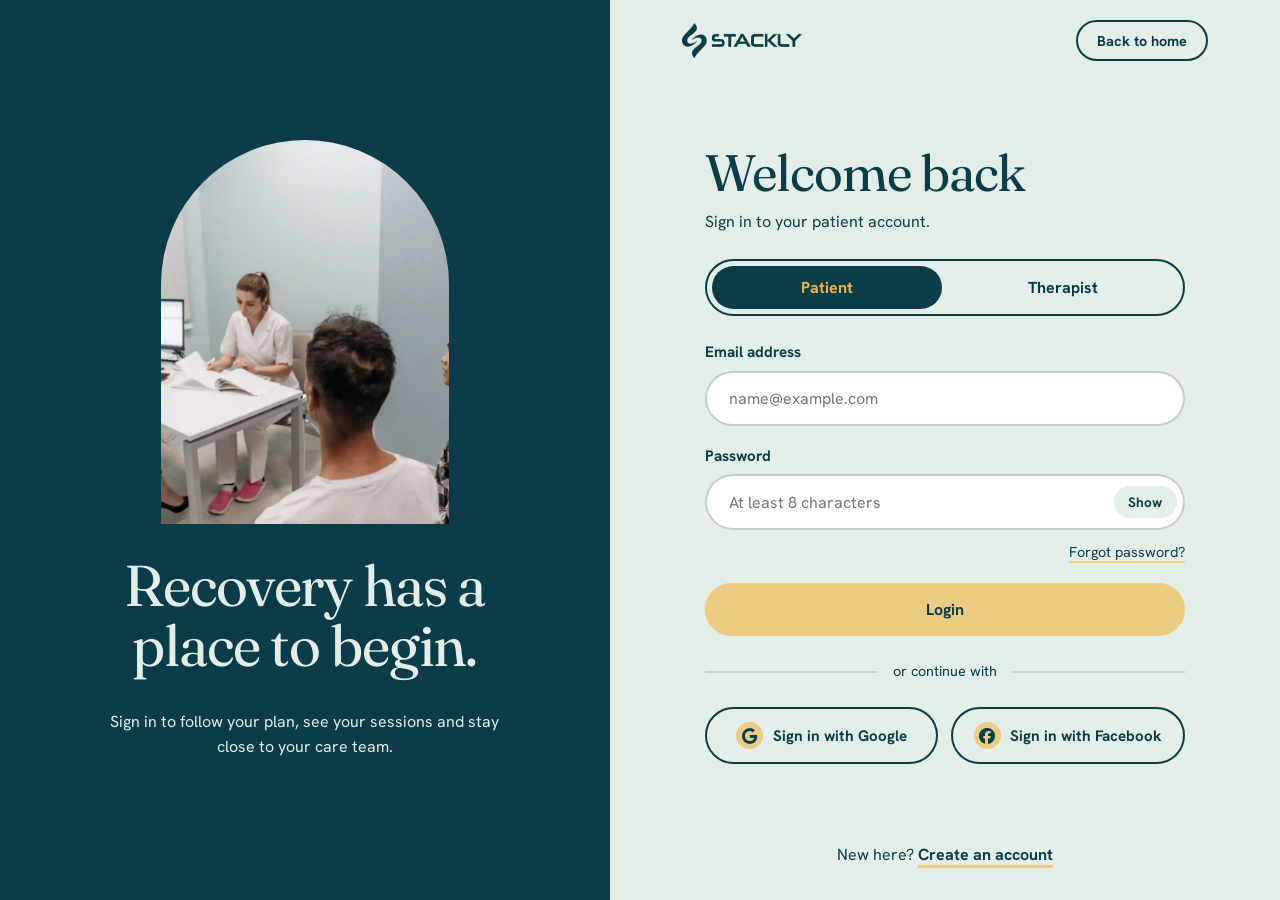
<file: login.html>
<!DOCTYPE html>
<html lang="en">
<head>
<meta charset="UTF-8">
<meta name="viewport" content="width=device-width, initial-scale=1">
<title>Login | Stackly Rehabilitation Center</title>
<link rel="preconnect" href="https://fonts.googleapis.com">
<link rel="preconnect" href="https://fonts.gstatic.com" crossorigin>
<link href="https://fonts.googleapis.com/css2?family=Fraunces:opsz,wght@9..144,400;9..144,600&family=Hanken+Grotesk:wght@400;500;700&display=swap" rel="stylesheet">
<link rel="stylesheet" href="assets/css/style.css">
<link rel="stylesheet" href="https://cdnjs.cloudflare.com/ajax/libs/font-awesome/6.5.1/css/all.min.css">
<link rel="stylesheet" href="assets/css/auth.css">
</head>
<body>
<div class="au">
  <aside class="au-side">
    <div class="au-arch"><img src="assets/images/dignity.webp" alt="Person meditating at sunrise"></div>
    <h2>Recovery has a place to begin.</h2>
    <p>Sign in to follow your plan, see your sessions and stay close to your care team.</p>
  </aside>
  <main class="au-main">
    <div class="au-top"><a class="logo" href="index.html" aria-label="Stackly home"><img src="assets/images/stackly-logo.webp" alt="Stackly" width="343" height="100"></a><a href="index.html" class="btn btn-ghost btn-sm">Back to home</a></div>
    <div class="au-card">
      <h1 id="title">Welcome back</h1>
      <p class="au-lead" id="lead">Sign in to your patient account.</p>
      <div class="seg" role="group" aria-label="Login as">
        <button type="button" data-role="user" aria-pressed="true">Patient</button>
        <button type="button" data-role="admin" aria-pressed="false">Therapist</button>
      </div>
      <form id="loginForm" novalidate>
        <div class="fld"><label for="email">Email address</label><input id="email" name="email" type="email" autocomplete="email" placeholder="name@example.com" data-rule="email"><span class="err" role="alert"></span></div>
        <div class="fld"><label for="pw">Password</label><div class="pw"><input id="pw" name="password" type="password" autocomplete="current-password" placeholder="At least 8 characters" data-rule="loginPw"><button type="button" class="pw-t" aria-label="Show password">Show</button></div><span class="err" role="alert"></span></div>
        <div class="row-between"><a href="404.html">Forgot password?</a></div>
        <button class="btn full" type="submit">Login</button>
      </form>
      <div class="or">or continue with</div>
      <div class="soc">
        <a href="404.html" class="soc-btn"><i class="fa-brands fa-google" aria-hidden="true"></i>Sign in with Google</a>
        <a href="404.html" class="soc-btn"><i class="fa-brands fa-facebook" aria-hidden="true"></i>Sign in with Facebook</a>
      </div>
      </div>
      <p class="au-alt">New here? <a href="signup.html">Create an account</a></p>
    </div>
  </main>
</div>
<script src="https://cdnjs.cloudflare.com/ajax/libs/gsap/3.12.5/gsap.min.js"></script>
<script src="assets/js/auth.js"></script>
</body>
</html>
</file>
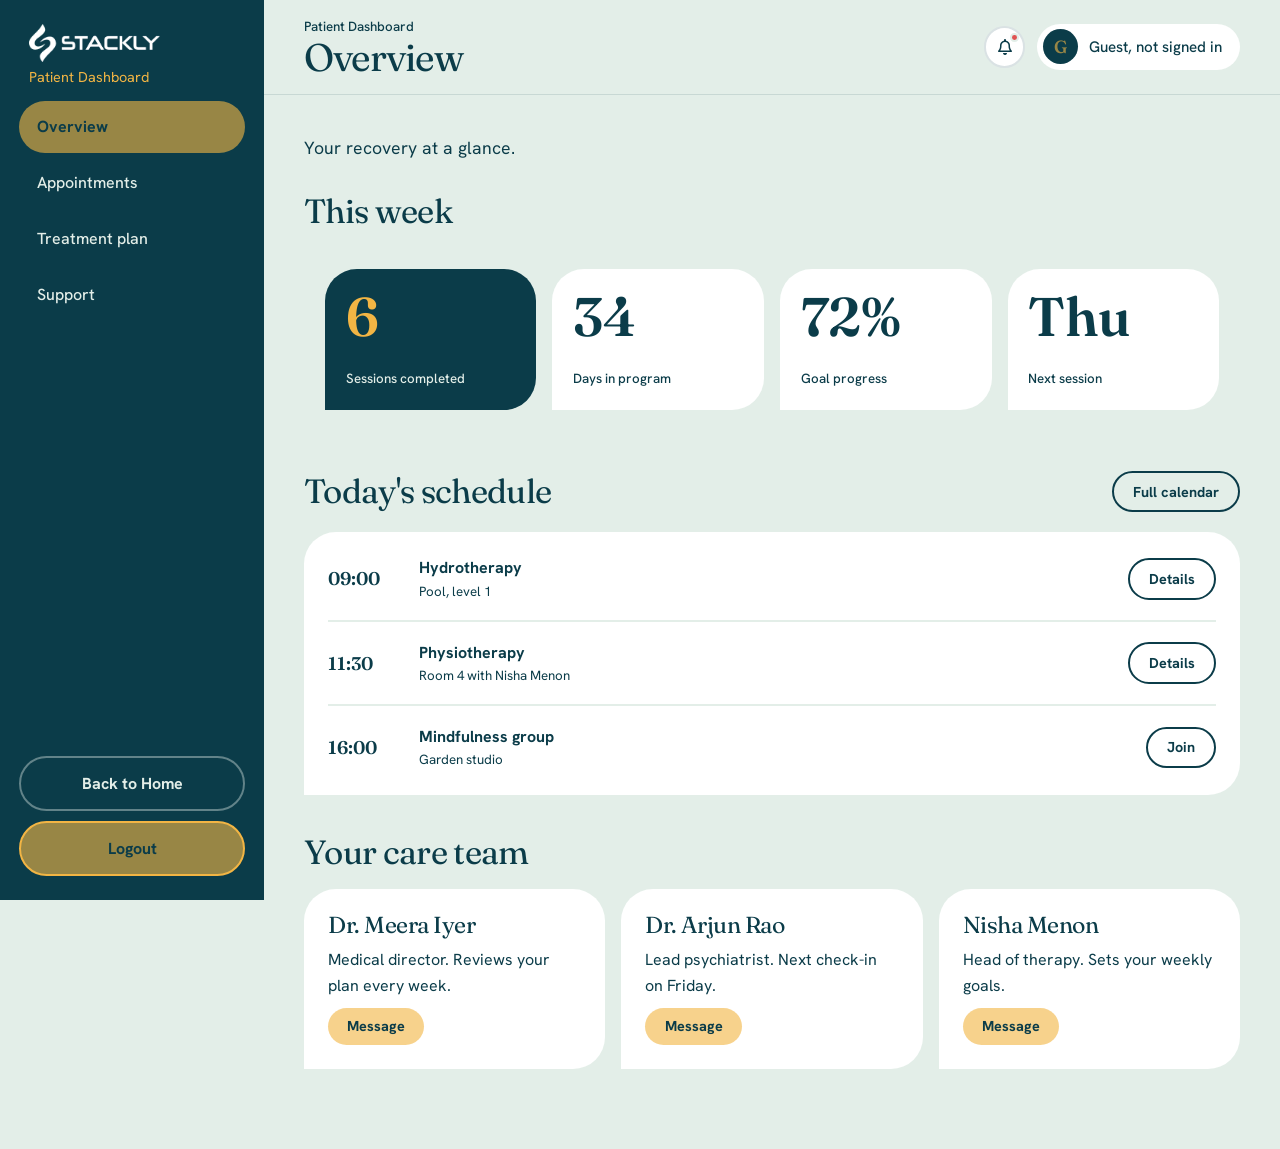
<file: patient-dashboard.html>
<!DOCTYPE html>
<html lang="en">
<head>
<meta charset="UTF-8">
<meta name="viewport" content="width=device-width, initial-scale=1">
<title>Patient dashboard | Stackly Rehabilitation Center</title>
<meta name="robots" content="noindex">
<link rel="preconnect" href="https://fonts.googleapis.com">
<link rel="preconnect" href="https://fonts.gstatic.com" crossorigin>
<link href="https://fonts.googleapis.com/css2?family=Fraunces:opsz,wght@9..144,400;9..144,600&family=Hanken+Grotesk:wght@400;500;700&display=swap" rel="stylesheet">
<link rel="stylesheet" href="assets/css/style.css">
<link rel="stylesheet" href="https://cdnjs.cloudflare.com/ajax/libs/font-awesome/6.5.1/css/all.min.css">
<link rel="stylesheet" href="assets/css/dashboard.css">
</head>
<body class="dash" data-role="patient">

<!-- SIDEBAR -->
<aside class="sb" id="sb">
  <button class="sb-x" id="sbClose" type="button" aria-label="Close menu">&times;</button>
  <a class="logo" href="patient-dashboard.html" aria-label="Stackly home"><img src="assets/images/stackly-white.webp" alt="Stackly" width="343" height="100"></a>
  <p class="sb-role">Patient Dashboard</p>
  <div class="sb-user">
    <span class="av" id="sb-av">G</span>
    <span id="sb-email">Guest</span>
  </div>
  <nav class="sb-nav" id="sbNav" aria-label="Dashboard">
    <a href="#overview" data-id="overview" aria-current="page">Overview</a>
    <a href="#appointments" data-id="appointments">Appointments</a>
    <a href="#treatment" data-id="treatment">Treatment plan</a>
    <a href="#support" data-id="support">Support</a>
  </nav>
  <div class="sb-foot">
    <a class="sb-btn" href="index.html">Back to Home</a>
    <a class="sb-btn out" href="login.html">Logout</a>
  </div>
</aside>
<div class="scrim" id="scrim"></div>

<div class="dm">
  <!-- TOP HEADER WITH LOGGED IN EMAIL -->
  <header class="dh">
    <button class="mb" id="burger" type="button" aria-label="Open menu"><span></span><span></span></button>
    <div class="dh-title"><small>Patient Dashboard</small><h1 id="pageTitle">Overview</h1></div>
    <div class="dh-actions">
      <a href="404.html" class="dh-bell" aria-label="Notifications">
        <i class="fa-regular fa-bell"></i>
        <span class="dh-bell-dot" aria-hidden="true"></span>
      </a>
      <div class="dh-user"><span class="av" id="av">G</span><span id="email">Guest, not signed in</span></div>
    </div>
  </header>

  <main class="dv" id="views">
    <div class="view" id="overview" data-title="Overview">
      <p class="dv-sub">Your recovery at a glance.</p>
      <div class="ds">
        <div class="ds-head"><h2>This week</h2></div>
        <div class="stat">
          <div class="card stat"><b data-n="6" data-s="">6</b><small>Sessions completed</small></div>
          <div class="card stat"><b data-n="34" data-s="">34</b><small>Days in program</small></div>
          <div class="card stat"><b data-n="72" data-s="%">72%</b><small>Goal progress</small></div>
          <div class="card stat"><b>Thu</b><small>Next session</small></div>
        </div>
      </div>
      <div class="ds">
        <div class="ds-head"><h2>Today's schedule</h2><a class="btn btn-sm btn-ghost" href="404.html">Full calendar</a></div>
        <div class="card rows">
          <div class="row"><span class="lead">09:00</span><div class="body"><b>Hydrotherapy</b><small>Pool, level 1</small></div><a class="btn btn-sm btn-ghost" href="404.html">Details</a></div>
          <div class="row"><span class="lead">11:30</span><div class="body"><b>Physiotherapy</b><small>Room 4 with Nisha Menon</small></div><a class="btn btn-sm btn-ghost" href="404.html">Details</a></div>
          <div class="row"><span class="lead">16:00</span><div class="body"><b>Mindfulness group</b><small>Garden studio</small></div><a class="btn btn-sm btn-ghost" href="404.html">Join</a></div>
        </div>
      </div>
      <div class="ds">
        <div class="ds-head"><h2>Your care team</h2></div>
        <div class="cards">
          <div class="card"><h3>Dr. Meera Iyer</h3><p>Medical director. Reviews your plan every week.</p><a class="btn btn-sm" href="404.html">Message</a></div>
          <div class="card"><h3>Dr. Arjun Rao</h3><p>Lead psychiatrist. Next check-in on Friday.</p><a class="btn btn-sm" href="404.html">Message</a></div>
          <div class="card"><h3>Nisha Menon</h3><p>Head of therapy. Sets your weekly goals.</p><a class="btn btn-sm" href="404.html">Message</a></div>
        </div>
      </div>
    </div>

    <div class="view" id="appointments" data-title="Appointments" hidden>
      <p class="dv-sub">See what is coming up and what you have done.</p>
      <div class="ds">
        <div class="ds-head"><h2>Upcoming sessions</h2><a class="btn btn-sm btn-ghost" href="404.html">Book a session</a></div>
        <div class="card rows">
          <div class="row"><span class="lead">Thu 10:30</span><div class="body"><b>Strength training</b><small>Gym floor, with Nisha Menon</small></div><a class="btn btn-sm btn-ghost" href="404.html">Reschedule</a></div>
          <div class="row"><span class="lead">Fri 14:00</span><div class="body"><b>Psychiatry review</b><small>With Dr. Arjun Rao</small></div><a class="btn btn-sm btn-ghost" href="404.html">Reschedule</a></div>
          <div class="row"><span class="lead">Sat 11:00</span><div class="body"><b>Family session</b><small>Counselling room 2</small></div><a class="btn btn-sm btn-ghost" href="404.html">Reschedule</a></div>
        </div>
      </div>
      <div class="ds">
        <div class="ds-head"><h2>Ways to meet</h2></div>
        <div class="cards">
          <div class="card"><h3>Video check-in</h3><p>A 20 minute call with your therapist from your room.</p><a class="btn btn-sm" href="404.html">Request</a></div>
          <div class="card"><h3>Family visit</h3><p>Weekend visiting hours, booked a day ahead.</p><a class="btn btn-sm" href="404.html">Book</a></div>
          <div class="card"><h3>Doctor review</h3><p>A weekly medical review of your progress.</p><a class="btn btn-sm" href="404.html">Schedule</a></div>
        </div>
      </div>
      <div class="ds">
        <div class="ds-head"><h2>Past sessions</h2></div>
        <div class="card rows">
          <div class="row"><span class="lead">Mon</span><div class="body"><b>Hydrotherapy</b><small>45 minutes, completed</small></div><a class="btn btn-sm btn-ghost" href="404.html">Summary</a></div>
          <div class="row"><span class="lead">Sat</span><div class="body"><b>Group therapy</b><small>60 minutes, completed</small></div><a class="btn btn-sm btn-ghost" href="404.html">Summary</a></div>
          <div class="row"><span class="lead">Fri</span><div class="body"><b>Physiotherapy</b><small>50 minutes, completed</small></div><a class="btn btn-sm btn-ghost" href="404.html">Summary</a></div>
        </div>
      </div>
    </div>

    <div class="view" id="treatment" data-title="Treatment plan" hidden>
      <p class="dv-sub">Your program, goals and notes from your team.</p>
      <div class="ds">
        <div class="ds-head"><h2>Program progress</h2><a class="btn btn-sm btn-ghost" href="404.html">Download plan</a></div>
        <div class="card bars">
          <div class="bar"><div><span>Strength</span><b>72%</b></div><i><u style="width:72%"></u></i></div>
          <div class="bar"><div><span>Mobility</span><b>58%</b></div><i><u style="width:58%"></u></i></div>
          <div class="bar"><div><span>Sleep routine</span><b>85%</b></div><i><u style="width:85%"></u></i></div>
          <div class="bar"><div><span>Mood check-ins</span><b>64%</b></div><i><u style="width:64%"></u></i></div>
        </div>
      </div>
      <div class="ds">
        <div class="ds-head"><h2>Goals this week</h2></div>
        <div class="card rows">
          <div class="row"><span class="lead">Daily</span><div class="body"><b>Morning stretch routine</b><small>10 minutes before breakfast</small></div><a class="btn btn-sm btn-ghost" href="404.html">Log</a></div>
          <div class="row"><span class="lead">Wed</span><div class="body"><b>Balance exercises</b><small>Three sets with your therapist</small></div><a class="btn btn-sm btn-ghost" href="404.html">Log</a></div>
          <div class="row"><span class="lead">Fri</span><div class="body"><b>Journal entry</b><small>Write three lines about your week</small></div><a class="btn btn-sm btn-ghost" href="404.html">Log</a></div>
        </div>
      </div>
      <div class="ds">
        <div class="ds-head"><h2>Notes from your team</h2></div>
        <div class="cards">
          <div class="card"><h3>Mobility</h3><p>Your range of motion is improving steadily. Keep the evening stretches going.</p></div>
          <div class="card"><h3>Sleep</h3><p>Your routine is holding well. We will move lights-out by 30 minutes next week.</p></div>
          <div class="card"><h3>Next review</h3><p>Your plan is reviewed with Dr. Iyer on Friday.</p></div>
        </div>
      </div>
    </div>

    <div class="view" id="support" data-title="Support" hidden>
      <p class="dv-sub">Guides, contacts and answers when you need them.</p>
      <div class="ds">
        <div class="ds-head"><h2>Guides for you</h2></div>
        <div class="cards">
          <div class="card"><h3>Managing pain at home</h3><p>Simple steps to ease pain between sessions.</p><a class="btn btn-sm" href="404.html">Read</a></div>
          <div class="card"><h3>Building a daily rhythm</h3><p>A routine you can hold after discharge.</p><a class="btn btn-sm" href="404.html">Read</a></div>
          <div class="card"><h3>A guide for families</h3><p>How to support recovery at home.</p><a class="btn btn-sm" href="404.html">Read</a></div>
        </div>
      </div>
      <div class="ds">
        <div class="ds-head"><h2>Reach us any time</h2></div>
        <div class="cards">
          <div class="card"><h3>Helpline</h3><p>1800 000 000, answered day and night.</p><a class="btn btn-sm" href="404.html">Call</a></div>
          <div class="card"><h3>Your advisor</h3><p>Questions about insurance or admission.</p><a class="btn btn-sm" href="404.html">Message</a></div>
          <div class="card"><h3>Aftercare team</h3><p>Plan your first year of check-ins.</p><a class="btn btn-sm" href="404.html">Message</a></div>
        </div>
      </div>
      <div class="ds">
        <div class="ds-head"><h2>Good to know</h2></div>
        <div class="cards">
          <div class="card"><h3>Visiting hours</h3><p>Weekends, with family sessions in every program.</p></div>
          <div class="card"><h3>Insurance</h3><p>We verify your cover before admission, free of charge.</p></div>
          <div class="card"><h3>Aftercare</h3><p>Every resident leaves with a written plan and a year of check-ins.</p></div>
        </div>
      </div>
    </div>
  </main>
</div>

<script src="https://cdnjs.cloudflare.com/ajax/libs/gsap/3.12.5/gsap.min.js"></script>
<script src="assets/js/dashboard.js"></script>
</body>
</html>
</file>
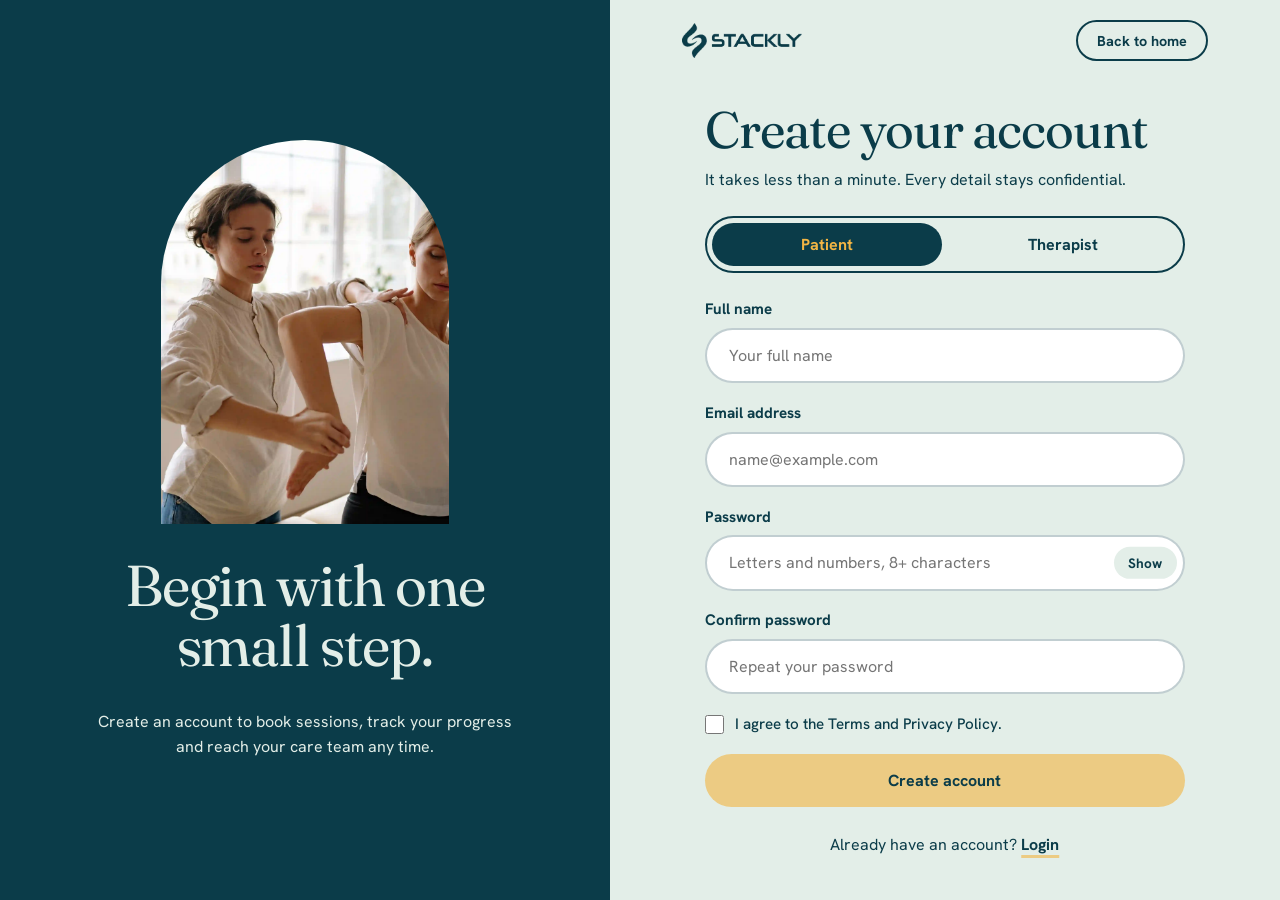
<file: signup.html>
<!DOCTYPE html>
<html lang="en">

<head>
  <meta charset="UTF-8">
  <meta name="viewport" content="width=device-width, initial-scale=1">
  <title>Sign up | Stackly Rehabilitation Center</title>
  <link rel="preconnect" href="https://fonts.googleapis.com">
  <link rel="preconnect" href="https://fonts.gstatic.com" crossorigin>
  <link
    href="https://fonts.googleapis.com/css2?family=Fraunces:opsz,wght@9..144,400;9..144,600&family=Hanken+Grotesk:wght@400;500;700&display=swap"
    rel="stylesheet">
  <link rel="stylesheet" href="assets/css/style.css">
  <link rel="stylesheet" href="assets/css/auth.css">
</head>

<body>
  <div class="au">
    <aside class="au-side">
      <div class="au-arch"><img src="assets/images/therapy.webp" alt="Woman stretching in a calm rehabilitation studio">
      </div>
      <h2>Begin with one small step.</h2>
      <p>Create an account to book sessions, track your progress and reach your care team any time.</p>
    </aside>
    <main class="au-main">
      <div class="au-top"><a class="logo" href="index.html" aria-label="Stackly home"><img
            src="assets/images/stackly-logo.webp" alt="Stackly" width="343" height="100"></a><a href="index.html"
          class="btn btn-ghost btn-sm">Back to home</a></div>
      <div class="au-card">
        <h1>Create your account</h1>
        <p class="au-lead">It takes less than a minute. Every detail stays confidential.</p>
         <div class="seg" role="group" aria-label="Login as">
        <button type="button" data-role="user" aria-pressed="true">Patient</button>
        <button type="button" data-role="admin" aria-pressed="false">Therapist</button>
      </div>
        <div class="ok" id="ok" role="status">Account created. Taking you to the login page.</div>
        <form id="signupForm" novalidate style="margin-top:1.5rem">
          <div class="fld"><label for="name">Full name</label><input id="name" name="name" type="text"
              autocomplete="name" placeholder="Your full name" data-rule="name"><span class="err" role="alert"></span>
          </div>
          <div class="fld"><label for="email">Email address</label><input id="email" name="email" type="email"
              autocomplete="email" placeholder="name@example.com" data-rule="email"><span class="err"
              role="alert"></span></div>

          <div class="fld"><label for="pw">Password</label>
            <div class="pw"><input id="pw" name="password" type="password" autocomplete="new-password"
                placeholder="Letters and numbers, 8+ characters" data-rule="newPw"><button type="button" class="pw-t"
                aria-label="Show password">Show</button></div><span class="err" role="alert"></span>
          </div>
          <div class="fld"><label for="cpw">Confirm password</label><input id="cpw" name="confirm" type="password"
              autocomplete="new-password" placeholder="Repeat your password" data-rule="confirm"><span class="err"
              role="alert"></span></div>
          <div class="fld"><label class="chk"><input type="checkbox" name="terms" data-rule="terms"><span>I agree to the
                Terms and Privacy Policy.</span></label><span class="err" role="alert"></span></div>
          <button class="btn full" type="submit">Create account</button>
        </form>
        <p class="au-alt">Already have an account? <a href="login.html">Login</a></p>
      </div>
    </main>
  </div>
  <script src="https://cdnjs.cloudflare.com/ajax/libs/gsap/3.12.5/gsap.min.js"></script>
  <script src="assets/js/auth.js"></script>
</body>

</html>
</file>
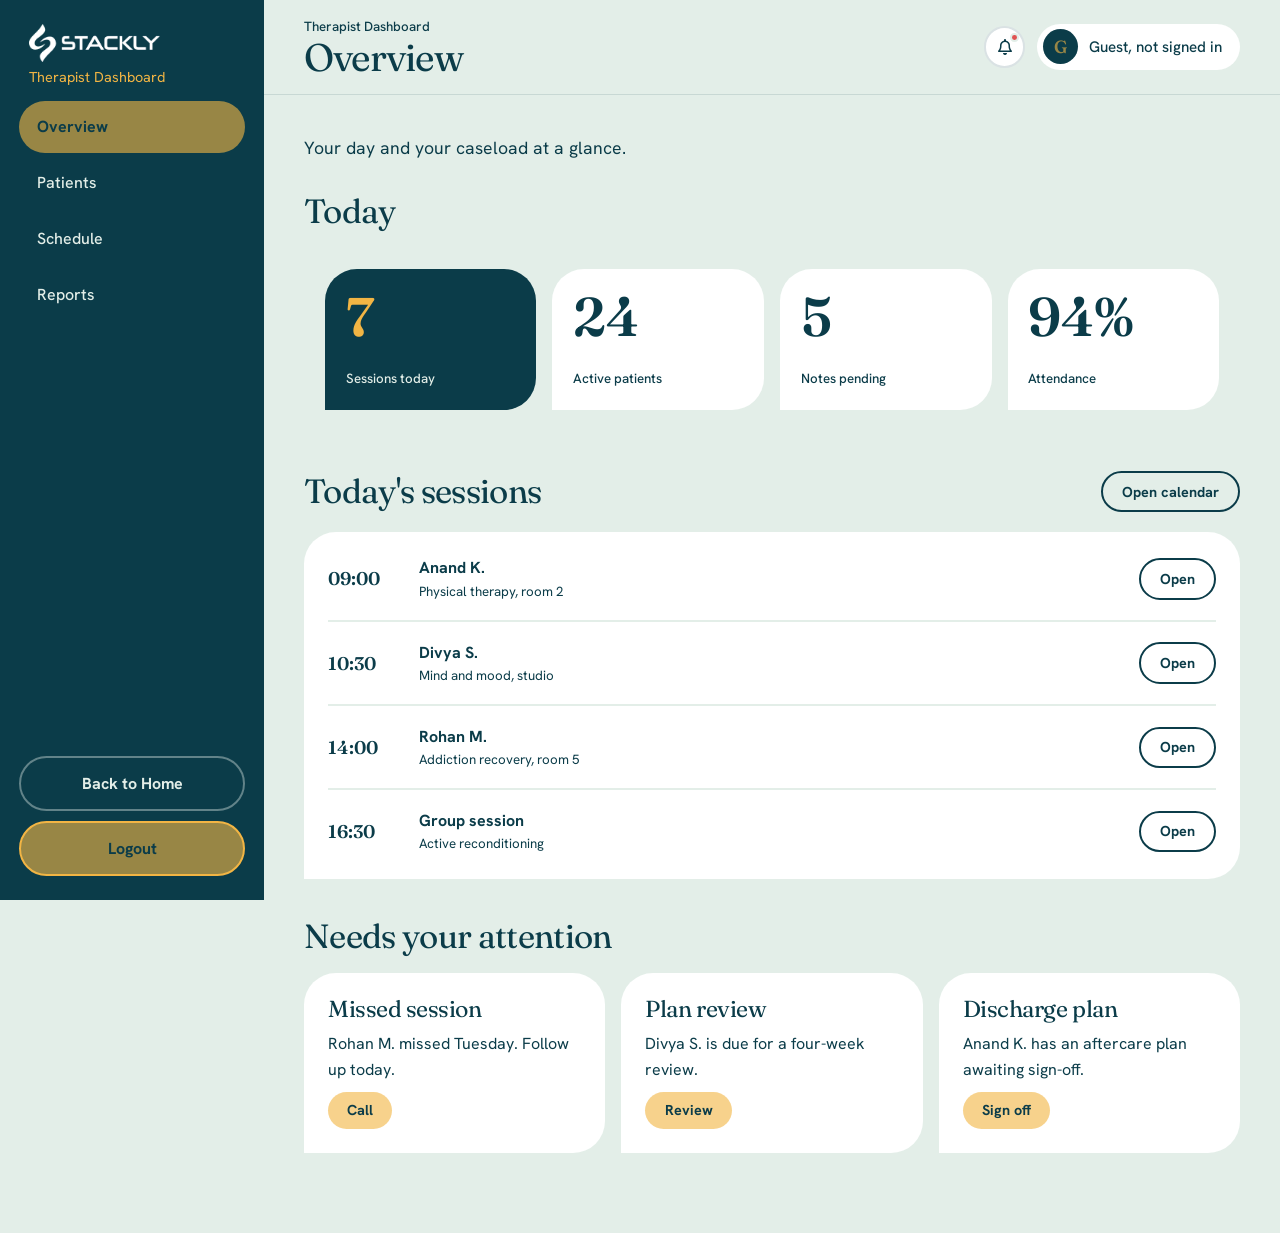
<file: therapist-dashboard.html>
<!DOCTYPE html>
<html lang="en">
<head>
<meta charset="UTF-8">
<meta name="viewport" content="width=device-width, initial-scale=1">
<title>Therapist dashboard | Stackly Rehabilitation Center</title>
<meta name="robots" content="noindex">
<link rel="preconnect" href="https://fonts.googleapis.com">
<link rel="preconnect" href="https://fonts.gstatic.com" crossorigin>
<link href="https://fonts.googleapis.com/css2?family=Fraunces:opsz,wght@9..144,400;9..144,600&family=Hanken+Grotesk:wght@400;500;700&display=swap" rel="stylesheet">
<link rel="stylesheet" href="assets/css/style.css">
<link rel="stylesheet" href="https://cdnjs.cloudflare.com/ajax/libs/font-awesome/6.5.1/css/all.min.css">
<link rel="stylesheet" href="assets/css/dashboard.css">
</head>
<body class="dash" data-role="therapist">

<!-- SIDEBAR -->
<aside class="sb" id="sb">
  <button class="sb-x" id="sbClose" type="button" aria-label="Close menu">&times;</button>
  <a class="logo" href="therapist-dashboard.html" aria-label="Stackly home"><img src="assets/images/stackly-white.webp" alt="Stackly" width="343" height="100"></a>
  <p class="sb-role">Therapist Dashboard</p>
  <div class="sb-user">
    <span class="av" id="sb-av">G</span>
    <span id="sb-email">Guest</span>
  </div>
  <nav class="sb-nav" id="sbNav" aria-label="Dashboard">
    <a href="#overview" data-id="overview" aria-current="page">Overview</a>
    <a href="#patients" data-id="patients">Patients</a>
    <a href="#schedule" data-id="schedule">Schedule</a>
    <a href="#reports" data-id="reports">Reports</a>
  </nav>
  <div class="sb-foot">
    <a class="sb-btn" href="index.html">Back to Home</a>
    <a class="sb-btn out" href="login.html">Logout</a>
  </div>
</aside>
<div class="scrim" id="scrim"></div>

<div class="dm">
  <!-- TOP HEADER WITH LOGGED IN EMAIL -->
  <header class="dh">
    <button class="mb" id="burger" type="button" aria-label="Open menu"><span></span><span></span></button>
    <div class="dh-title"><small>Therapist Dashboard</small><h1 id="pageTitle">Overview</h1></div>
    <div class="dh-actions">
      <a href="404.html" class="dh-bell" aria-label="Notifications">
        <i class="fa-regular fa-bell"></i>
        <span class="dh-bell-dot" aria-hidden="true"></span>
      </a>
      <div class="dh-user"><span class="av" id="av">G</span><span id="email">Guest, not signed in</span></div>
    </div>
  </header>

  <main class="dv" id="views">
    <div class="view" id="overview" data-title="Overview">
      <p class="dv-sub">Your day and your caseload at a glance.</p>
      <div class="ds">
        <div class="ds-head"><h2>Today</h2></div>
        <div class="stat">
          <div class="card stat"><b data-n="7" data-s="">7</b><small>Sessions today</small></div>
          <div class="card stat"><b data-n="24" data-s="">24</b><small>Active patients</small></div>
          <div class="card stat"><b data-n="5" data-s="">5</b><small>Notes pending</small></div>
          <div class="card stat"><b data-n="94" data-s="%">94%</b><small>Attendance</small></div>
        </div>
      </div>
      <div class="ds">
        <div class="ds-head"><h2>Today's sessions</h2><a class="btn btn-sm btn-ghost" href="404.html">Open calendar</a></div>
        <div class="card rows">
          <div class="row"><span class="lead">09:00</span><div class="body"><b>Anand K.</b><small>Physical therapy, room 2</small></div><a class="btn btn-sm btn-ghost" href="404.html">Open</a></div>
          <div class="row"><span class="lead">10:30</span><div class="body"><b>Divya S.</b><small>Mind and mood, studio</small></div><a class="btn btn-sm btn-ghost" href="404.html">Open</a></div>
          <div class="row"><span class="lead">14:00</span><div class="body"><b>Rohan M.</b><small>Addiction recovery, room 5</small></div><a class="btn btn-sm btn-ghost" href="404.html">Open</a></div>
          <div class="row"><span class="lead">16:30</span><div class="body"><b>Group session</b><small>Active reconditioning</small></div><a class="btn btn-sm btn-ghost" href="404.html">Open</a></div>
        </div>
      </div>
      <div class="ds">
        <div class="ds-head"><h2>Needs your attention</h2></div>
        <div class="cards">
          <div class="card"><h3>Missed session</h3><p>Rohan M. missed Tuesday. Follow up today.</p><a class="btn btn-sm" href="404.html">Call</a></div>
          <div class="card"><h3>Plan review</h3><p>Divya S. is due for a four-week review.</p><a class="btn btn-sm" href="404.html">Review</a></div>
          <div class="card"><h3>Discharge plan</h3><p>Anand K. has an aftercare plan awaiting sign-off.</p><a class="btn btn-sm" href="404.html">Sign off</a></div>
        </div>
      </div>
    </div>

    <div class="view" id="patients" data-title="Patients" hidden>
      <p class="dv-sub">Everyone in your care, and who arrives next.</p>
      <div class="ds">
        <div class="ds-head"><h2>My patients</h2><a class="btn btn-sm btn-ghost" href="404.html">Add patient</a></div>
        <div class="card rows">
          <div class="row"><span class="lead">Week 5</span><div class="body"><b>Anand K.</b><small>Physical therapy</small></div><a class="btn btn-sm btn-ghost" href="404.html">Profile</a></div>
          <div class="row"><span class="lead">Week 3</span><div class="body"><b>Divya S.</b><small>Mind and mood</small></div><a class="btn btn-sm btn-ghost" href="404.html">Profile</a></div>
          <div class="row"><span class="lead">Week 8</span><div class="body"><b>Rohan M.</b><small>Addiction recovery</small></div><a class="btn btn-sm btn-ghost" href="404.html">Profile</a></div>
          <div class="row"><span class="lead">Week 2</span><div class="body"><b>Lakshmi P.</b><small>Active reconditioning</small></div><a class="btn btn-sm btn-ghost" href="404.html">Profile</a></div>
        </div>
      </div>
      <div class="ds">
        <div class="ds-head"><h2>New admissions</h2></div>
        <div class="cards">
          <div class="card"><h3>Meena R.</h3><p>Arrives Monday. Assessment within 48 hours.</p><a class="btn btn-sm" href="404.html">Assign</a></div>
          <div class="card"><h3>Suresh V.</h3><p>Arrives Wednesday. Hip replacement recovery.</p><a class="btn btn-sm" href="404.html">Assign</a></div>
        </div>
      </div>
      <div class="ds">
        <div class="ds-head"><h2>Caseload by program</h2></div>
        <div class="card bars">
          <div class="bar"><div><span>Physical therapy</span><b>38%</b></div><i><u style="width:38%"></u></i></div>
          <div class="bar"><div><span>Addiction recovery</span><b>29%</b></div><i><u style="width:29%"></u></i></div>
          <div class="bar"><div><span>Mind and mood</span><b>21%</b></div><i><u style="width:21%"></u></i></div>
          <div class="bar"><div><span>Reconditioning</span><b>12%</b></div><i><u style="width:12%"></u></i></div>
        </div>
      </div>
    </div>

    <div class="view" id="schedule" data-title="Schedule" hidden>
      <p class="dv-sub">Plan your week and your group sessions.</p>
      <div class="ds">
        <div class="ds-head"><h2>This week</h2><a class="btn btn-sm btn-ghost" href="404.html">Add session</a></div>
        <div class="card rows">
          <div class="row"><span class="lead">Mon</span><div class="body"><b>Hydrotherapy review</b><small>3 patients</small></div><a class="btn btn-sm btn-ghost" href="404.html">Edit</a></div>
          <div class="row"><span class="lead">Wed</span><div class="body"><b>Group mindfulness</b><small>10 patients</small></div><a class="btn btn-sm btn-ghost" href="404.html">Edit</a></div>
          <div class="row"><span class="lead">Fri</span><div class="body"><b>Family sessions</b><small>4 families</small></div><a class="btn btn-sm btn-ghost" href="404.html">Edit</a></div>
        </div>
      </div>
      <div class="ds">
        <div class="ds-head"><h2>Group sessions</h2></div>
        <div class="cards">
          <div class="card"><h3>Mindfulness</h3><p>Wednesdays at 16:00 in the garden studio.</p><a class="btn btn-sm" href="404.html">Manage</a></div>
          <div class="card"><h3>Strength circuit</h3><p>Tuesdays and Thursdays at 07:30.</p><a class="btn btn-sm" href="404.html">Manage</a></div>
          <div class="card"><h3>Family circle</h3><p>Fridays at 15:00 in counselling room 2.</p><a class="btn btn-sm" href="404.html">Manage</a></div>
        </div>
      </div>
      <div class="ds">
        <div class="ds-head"><h2>Availability</h2></div>
        <div class="cards">
          <div class="card"><h3>Office hours</h3><p>Weekdays, 09:00 to 17:00, with on-call on alternate weekends.</p></div>
          <div class="card"><h3>Leave</h3><p>No leave booked this month.</p></div>
          <div class="card"><h3>Room bookings</h3><p>Room 2 and the garden studio are reserved for you this week.</p></div>
        </div>
      </div>
    </div>

    <div class="view" id="reports" data-title="Reports" hidden>
      <p class="dv-sub">Outcomes and documents that need your review.</p>
      <div class="ds">
        <div class="ds-head"><h2>Outcomes this quarter</h2></div>
        <div class="stat">
          <div class="card stat"><b data-n="92" data-s="%">92%</b><small>Programs completed</small></div>
          <div class="card stat"><b data-n="81" data-s="%">81%</b><small>Goal completion</small></div>
          <div class="card stat"><b>4.8</b><small>Patient rating</small></div>
          <div class="card stat"><b data-n="18" data-s="">18</b><small>Discharges</small></div>
        </div>
      </div>
      <div class="ds">
        <div class="ds-head"><h2>Outcomes by program</h2><a class="btn btn-sm btn-ghost" href="404.html">Export</a></div>
        <div class="card bars">
          <div class="bar"><div><span>Physical therapy</span><b>88%</b></div><i><u style="width:88%"></u></i></div>
          <div class="bar"><div><span>Addiction recovery</span><b>79%</b></div><i><u style="width:79%"></u></i></div>
          <div class="bar"><div><span>Mind and mood</span><b>84%</b></div><i><u style="width:84%"></u></i></div>
          <div class="bar"><div><span>Reconditioning</span><b>91%</b></div><i><u style="width:91%"></u></i></div>
        </div>
      </div>
      <div class="ds">
        <div class="ds-head"><h2>Documents to review</h2><a class="btn btn-sm btn-ghost" href="404.html">All documents</a></div>
        <div class="card rows">
          <div class="row"><span class="lead">Today</span><div class="body"><b>Weekly progress summary</b><small>Anand K.</small></div><a class="btn btn-sm btn-ghost" href="404.html">Review</a></div>
          <div class="row"><span class="lead">Tue</span><div class="body"><b>Discharge plan</b><small>Rohan M.</small></div><a class="btn btn-sm btn-ghost" href="404.html">Review</a></div>
          <div class="row"><span class="lead">Mon</span><div class="body"><b>Session notes</b><small>Group mindfulness</small></div><a class="btn btn-sm btn-ghost" href="404.html">Review</a></div>
        </div>
      </div>
    </div>
  </main>
</div>

<script src="https://cdnjs.cloudflare.com/ajax/libs/gsap/3.12.5/gsap.min.js"></script>
<script src="assets/js/dashboard.js"></script>
</body>
</html>
</file>
<file: assets/css/style.css>
:root {
    --deep: #0b3c49;
    --mist: #e3eee8;
    --amber: #f2b5449c;
    --ink: #0b3c49;
    --pad: 4.5rem;
    --serif: 'Fraunces', Georgia, serif;
    --sans: 'Hanken Grotesk', system-ui, sans-serif
}

@media (max-width: 1200px) {

    :root {
        --pad: 3.438rem}}

@media (max-width: 900px) {

    :root {
        --pad: 2.4rem}}

@media (max-width: 600px) {

    :root {
        --pad: 1.25rem}}

* {
    box-sizing: border-box;
    margin: 0;
    padding: 0
}

html.lenis,
html.lenis body {
    height: auto
}

.lenis.lenis-smooth {
    scroll-behavior: auto !important
}

body {
    font-family: var(--sans);
    background: var(--mist);
    color: var(--ink);
    line-height: 1.6;
    overflow-x: clip
}

img {
    display: block;
    max-width: 100%;
    object-fit: cover;
    background: #b9d0c8
}

a {
    color: inherit;
    text-decoration: none
}

h1,
h2,
h3 {
    font-family: var(--serif);
    font-weight: 400;
    line-height: 1.05;
    letter-spacing: -.02em
}

h2 {
    font-size: 4.2rem
}

@media (max-width: 1200px) {

    h2 {
        font-size: 3.438rem}}

@media (max-width: 900px) {

    h2 {
        font-size: 2.4rem}}

@media (max-width: 600px) {

    h2 {
        font-size: 2.2rem}}

:focus-visible {
    outline: 3px solid var(--amber);
    outline-offset: 3px
}

.btn {
    display: inline-block;
    background: var(--amber);
    color: var(--deep);
    font-weight: 700;
    padding: 1rem 1.8rem;
    border-radius: 99px;
    border: 0;
    cursor: pointer;
    font: 700 1rem var(--sans);
    transition: transform .3s, box-shadow .3s
}

.btn:hover {
    transform: translateY(-3px);
    box-shadow: 0 10px 24px rgba(11, 60, 73, .25)
}

.btn-ghost {
    background: transparent;
    border: 2px solid var(--deep)
}

.btn-sm {
    padding: .6rem 1.2rem;
    font-size: .9rem
}

/* ===== Nav login button ===== */
.nav-login {
    display: inline-flex;
    align-items: center;
    gap: .5rem;
    padding: .55rem 1.25rem;
    border-radius: 99px;
    border: 2px solid var(--deep);
    background: transparent;
    color: var(--deep);
    font: 700 .9rem var(--sans);
    white-space: nowrap;
    transition: background .25s, color .25s, box-shadow .25s, transform .25s
}

.nav-login i {
    font-size: .85rem;
    transition: transform .25s
}

.nav-login:hover {
    background: var(--deep);
    color: var(--mist);
    box-shadow: 0 6px 18px rgba(11, 60, 73, .22);
    transform: translateY(-2px)
}

.nav-login:hover i {
    transform: translateX(2px)
}

.nav {
    position: fixed;
    inset: 0 0 auto;
    z-index: 50;
    display: flex;
    justify-content: space-between;
    align-items: center;
    padding: 1rem var(--pad);
    background: var(--mist);
    box-shadow: 0 1px 0 rgba(11, 60, 73, .12)
}

.logo {
    font: 600 1.4rem var(--serif)
}

.nav nav {
    display: flex;
    gap: 2rem;
    font-weight: 500
}

.nav nav a:hover {
    text-decoration: underline;
    text-decoration-color: var(--amber);
    text-decoration-thickness: 3px;
    text-underline-offset: 6px
}

.nav nav a[aria-current] {
    text-decoration: underline;
    text-decoration-color: #f2b5449c;
    text-decoration-thickness: 3px;
    text-underline-offset: 6px
}

.nav-right {
    display: flex;
    align-items: center;
    gap: .8rem;
    position: relative;
    z-index: 2
}

.logo {
    position: relative;
    z-index: 2
}

.burger,
.nav-book {
    display: none
}

.burger {
    width: 2.8rem;
    height: 2.8rem;
    border-radius: 50%;
    border: 2px solid var(--deep);
    background: var(--mist);
    cursor: pointer;
    position: relative;
    padding: 0
}

.burger span {
    position: absolute;
    left: 50%;
    width: 1.2rem;
    height: 2px;
    background: var(--deep);
    transition: transform .4s, top .4s;
    transform: translateX(-50%)
}

.burger span:first-child {
    top: calc(50% - 4px)
}

.burger span:last-child {
    top: calc(50% + 3px)
}

.nav.open .burger {
    background: var(--amber)
}

.nav.open .burger span:first-child {
    top: 50%;
    transform: translateX(-50%) rotate(45deg)
}

.nav.open .burger span:last-child {
    top: 50%;
    transform: translateX(-50%) rotate(-45deg)
}

@media(max-width:800px) {
    .burger {
        display: block
    }

    .nav-right .nav-login {
        display: none
    }

    .nav nav {
        position: fixed;
        inset: 0;
        z-index: 1;
        background: var(--deep);
        flex-direction: column;
        justify-content: center;
        gap: 0;
        padding: 6rem var(--pad) 2rem;
        clip-path: circle(0 at calc(100% - 2.5rem) 2.5rem);
        visibility: hidden;
        transition: clip-path .7s cubic-bezier(.7, 0, .2, 1), visibility 0s .7s
    }

    .nav.open nav {
        clip-path: circle(150% at calc(100% - 2.5rem) 2.5rem);
        visibility: visible;
        transition: clip-path .7s cubic-bezier(.7, 0, .2, 1), visibility 0s
    }

    .nav nav a {
        font: 400 2em/1.3 var(--serif);
        color: var(--mist);
        padding: .4rem 0;
        text-align: center;
    }

    @media (max-width: 600px) {

        .nav nav a {
            font: 400 2.2rem/1.3 var(--serif)}}

    .nav nav .nav-book {
        display: inline-flex;
        align-items: center;
        justify-content: center;
        gap: .5rem;
        align-self: center;
        width: min(100%, 12rem);
        margin-top: 2.5rem;
        background: transparent;
        color: var(--mist);
        font: 700 1rem / 1.2 var(--sans);
        text-align: center;
        border: 2px solid rgba(227, 238, 232, .6);
        border-radius: 99px;
        padding: .75rem 2rem;
        transition: background .25s, color .25s, border-color .25s, box-shadow .25s, transform .25s;
    }

    .nav nav .nav-book:hover,
    .nav nav .nav-book:focus-visible {
        text-decoration: none;
        background: var(--mist);
        color: var(--deep);
        border-color: var(--mist);
        transform: translateY(-2px);
        box-shadow: 0 8px 20px rgba(0, 0, 0, .25)
    }

    .nav.open .logo {
        color: var(--mist)
    }
}

/* tablet nav: keep links + login button on one line without crowding */
.nav-right .nav-login {
    white-space: nowrap
}

@media (min-width: 801px) and (max-width: 1024px) {
    .nav {
        gap: 1rem
    }

    .nav nav {
        gap: 1.25rem;
        font-size: .95rem;
        white-space: nowrap
    }

    .nav-right {
        flex: none;
        gap: .6rem
    }

    .nav-right .nav-login {
        display: inline-flex;
        align-items: center;
        justify-content: center;
        padding: .6rem 1.25rem;
        font-size: .9rem;
        line-height: 1.2
    }
}

/* ===================================================================
   HERO — premium two-column layout
   =================================================================== */
.hero {
    min-height: 100svh;
    display: grid;
    grid-template-columns: 1.15fr 1fr;
    grid-template-areas: "text visual";
    align-items: center;
    gap: 3rem;
    position: relative;
    overflow-x: clip;
    /* subtle warm-tinted gradient wash */
    background: linear-gradient(
        135deg,
        hsl(168 34% 92%) 0%,
        hsl(42  70% 96%) 55%,
        hsl(168 34% 90%) 100%
    )
}

/* decorative blurred blobs */
.hero-blob {
    position: absolute;
    border-radius: 50%;
    filter: blur(80px);
    pointer-events: none;
    z-index: 0
}
.hero-blob--1 {
    width: clamp(18rem, 40vw, 38rem);
    height: clamp(18rem, 40vw, 38rem);
    top: -8rem;
    right: 30%;
    background: radial-gradient(circle, hsla(42, 90%, 68%, .22) 0%, transparent 70%)
}
.hero-blob--2 {
    width: clamp(14rem, 30vw, 28rem);
    height: clamp(14rem, 30vw, 28rem);
    bottom: 10%;
    left: -6rem;
    background: radial-gradient(circle, hsla(168, 50%, 40%, .14) 0%, transparent 70%)
}

/* ---- Text column ---- */
.hero-text {
    grid-area: text;
    position: relative;
    z-index: 1;
    display: flex;
    flex-direction: column;
    gap: 0
}

/* pill tag above h1 */
.hero-tag {
    display: inline-flex;
    align-items: center;
    gap: .55rem;
    margin-bottom: 1.5rem;
    padding: .45rem 1.1rem;
    border-radius: 99px;
    border: 1.5px solid rgba(11, 60, 73, .18);
    background: rgba(255, 255, 255, .6);
    backdrop-filter: blur(8px);
    -webkit-backdrop-filter: blur(8px);
    font: 700 .8rem var(--sans);
    letter-spacing: .06em;
    text-transform: uppercase;
    color: var(--deep);
    width: fit-content
}
.hero-tag-dot {
    width: .55rem;
    height: .55rem;
    border-radius: 50%;
    background: #3dba7a;
    box-shadow: 0 0 0 3px rgba(61, 186, 122, .25);
    animation: pulse-dot 2s ease-in-out infinite
}
@keyframes pulse-dot {
    0%, 100% { box-shadow: 0 0 0 3px rgba(61, 186, 122, .25) }
    50%       { box-shadow: 0 0 0 6px rgba(61, 186, 122, .12) }
}

/* H1 */
.hero h1 {
    font-size: clamp(3.6rem, 7.5vw, 8.2rem);
    line-height: .98;
    letter-spacing: -.03em;
    color: var(--deep)
}

/* accent underline on last h1 line */
.hero-accent-line > span {
    position: relative;
    display: inline-block
}
.hero-accent-line > span::after {
    content: '';
    position: absolute;
    left: 0;
    bottom: -.1em;
    width: 100%;
    height: .12em;
    border-radius: 99px;
    background: linear-gradient(90deg, #f2b544, transparent);
    transform-origin: left;
    animation: underline-grow 1.2s cubic-bezier(.2,.8,.2,1) 1.4s both
}
@keyframes underline-grow {
    from { transform: scaleX(0) }
    to   { transform: scaleX(1) }
}

.hero-sub {
    max-width: 38rem;
    margin: 1.8rem 0 2.2rem;
    font-size: clamp(1rem, 1.4vw, 1.2rem);
    line-height: 1.65;
    color: rgba(11, 60, 73, .75)
}

/* CTA buttons */
.hero-cta {
    display: flex;
    gap: 1rem;
    flex-wrap: wrap;
    align-items: center
}
.hero-btn-primary {
    display: inline-flex;
    align-items: center;
    gap: .5rem;
    padding: 1rem 2rem;
    font-size: 1rem;
    background: var(--deep);
    color: var(--mist);
    box-shadow: 0 6px 24px rgba(11, 60, 73, .3)
}
.hero-btn-primary:hover {
    background: hsl(195 72% 18%);
    transform: translateY(-3px);
    box-shadow: 0 12px 32px rgba(11, 60, 73, .35)
}
.hero-btn-ghost {
    display: inline-flex;
    align-items: center;
    gap: .5rem;
    padding: 1rem 2rem;
    font-size: 1rem;
    border: 2px solid var(--deep);
    color: var(--deep)
}
.hero-btn-ghost:hover {
    background: var(--deep);
    color: var(--mist);
    transform: translateY(-3px);
    box-shadow: 0 10px 24px rgba(11, 60, 73, .2)
}
.hero-btn-ghost i {
    transition: transform .3s
}
.hero-btn-ghost:hover i {
    transform: translateX(4px)
}

/* trust micro-stats row */
.hero-trust {
    display: flex;
    align-items: center;
    gap: 1.5rem;
    margin-top: 2.6rem;
    padding: 1.25rem 1.5rem;
    border-radius: 1.25rem;
    background: rgba(255, 255, 255, .5);
    backdrop-filter: blur(12px);
    -webkit-backdrop-filter: blur(12px);
    border: 1px solid rgba(11, 60, 73, .1);
    width: fit-content
}
.hero-trust-item {
    display: flex;
    flex-direction: column;
    gap: .15rem
}
.hero-trust-item strong {
    font: 700 1.35rem/1 var(--serif);
    color: var(--deep)
}
.hero-trust-item span {
    font: 500 .75rem var(--sans);
    color: rgba(11, 60, 73, .65);
    white-space: nowrap
}
.hero-trust-divider {
    width: 1px;
    height: 2.2rem;
    background: rgba(11, 60, 73, .14)
}

/* ---- Visual (right) column ---- */
.hero-visual {
    grid-area: visual;
    position: relative;
    z-index: 1;
    display: flex;
    align-items: flex-end;
    justify-content: center;
    overflow: visible
}
.hero-img-wrap {
    position: relative;
    width: 100%
}

/* ---- BIG primary image ---- */
.hero-img {
    width: 100%;
    height: min(78svh, 660px);
    border-radius: 2.5rem;
    overflow: hidden;
    box-shadow:
        0 32px 80px rgba(11, 60, 73, .22),
        0 0 0 5px rgba(255, 255, 255, .5)
}
.hero-img img {
    width: 100%;
    height: 115%;
    object-fit: cover;
    object-position: center top
}

/* ---- SMALL overlapping image (bottom-left corner) ---- */
.hero-img-2 {
    position: absolute;
    bottom: -2rem;
    left: -2rem;
    width: 52%;
    height: min(32svh, 240px);
    border-radius: 1.5rem;
    overflow: hidden;
    /* white ring separates small from big image */
    box-shadow:
        0 0 0 5px #fff,
        0 16px 48px rgba(11, 60, 73, .28);
    z-index: 2
}
.hero-img-2 img {
    width: 100%;
    height: 115%;
    object-fit: cover;
    object-position: center
}

/* 24/7 badge — right-center edge of big image */
.hero-badge {
    position: absolute;
    top: 50%;
    right: -2.8rem;
    transform: translateY(-50%) rotate(5deg);
    background: var(--deep);
    color: var(--mist);
    width: 9rem;
    height: 9rem;
    border-radius: 50%;
    display: grid;
    place-content: center;
    text-align: center;
    box-shadow: 0 12px 36px rgba(11, 60, 73, .35);
    border: 4px solid var(--mist);
    animation: float-badge 4s ease-in-out infinite
}
.hero-badge-num {
    display: block;
    font: 600 2.2rem/1 var(--serif);
    color: #f2b544
}
.hero-badge small {
    display: block;
    font: 500 .72rem/1.3 var(--sans);
    color: rgba(227, 238, 232, .85);
    margin-top: .2rem
}
@keyframes float-badge {
    0%, 100% { transform: translateY(-50%) rotate(5deg) }
    50%       { transform: translateY(calc(-50% - 8px)) rotate(5deg) }
}

/* floating accreditation card — top-right corner of big image */
.hero-card {
    position: absolute;
    top: 1.5rem;
    right: 1.5rem;
    display: flex;
    align-items: center;
    gap: .75rem;
    padding: .85rem 1.2rem;
    border-radius: 1rem 1rem 1rem 0;
    background: rgba(255, 255, 255, .92);
    backdrop-filter: blur(12px);
    -webkit-backdrop-filter: blur(12px);
    box-shadow: 0 8px 28px rgba(11, 60, 73, .16);
    border: 1px solid rgba(255, 255, 255, .7);
    animation: float-card 5s ease-in-out 1s infinite
}
.hero-card i {
    font-size: 1.4rem;
    color: #f2b544
}
.hero-card span {
    font: 700 .88rem var(--sans);
    color: var(--deep);
    display: flex;
    flex-direction: column;
    gap: .1rem
}
.hero-card small {
    font: 400 .72rem var(--sans);
    color: rgba(11, 60, 73, .6)
}
@keyframes float-card {
    0%, 100% { transform: translateY(0) }
    50%       { transform: translateY(-6px) }
}

/* ---- Scroll indicator ---- */
.hero-scroll {
    position: absolute;
    bottom: 2rem;
    left: var(--pad);
    display: flex;
    flex-direction: column;
    align-items: flex-start;
    gap: .5rem;
    text-decoration: none;
    z-index: 1;
    width: fit-content
}
.hero-scroll-label {
    font: 700 .72rem var(--sans);
    letter-spacing: .12em;
    text-transform: uppercase;
    color: rgba(11, 60, 73, .5);
    transition: color .3s
}
.hero-scroll:hover .hero-scroll-label {
    color: var(--deep)
}
.hero-scroll-track {
    display: block;
    width: 1.5px;
    height: 3.5rem;
    background: rgba(11, 60, 73, .15);
    border-radius: 2px;
    overflow: hidden;
    margin-left: .2rem
}
.hero-scroll-track i {
    display: block;
    width: 100%;
    height: 40%;
    background: var(--deep);
    border-radius: 2px;
    animation: scroll-drop 2s ease-in-out infinite
}
@keyframes scroll-drop {
    0%   { transform: translateY(-100%) }
    60%  { transform: translateY(200%) }
    100% { transform: translateY(200%) }
}

/* ================================================================
   HERO RESPONSIVE
   ================================================================ */

/* --- Tablet landscape (≤1200px) --- */
@media (max-width: 1200px) {
    .hero {
        gap: 2.5rem
    }
    .hero h1 {
        font-size: clamp(3.2rem, 6.5vw, 6rem)
    }
    .hero-img {
        height: min(68svh, 560px)
    }
    .hero-img-2 {
        width: 46%;
        height: min(28svh, 210px)
    }
    .hero-trust {
        gap: 1.2rem
    }
}

/* --- Tablet portrait (≤1024px) — switch to single-column stacked --- */
@media (max-width: 1024px) {
    .hero {
        grid-template-columns: 1fr;
        grid-template-areas: "visual" "text";
        align-items: start;
        min-height: auto;
        padding-top: calc(var(--nav-height, 5rem) + 3rem);
        padding-bottom: 5rem;
        gap: 2.5rem
    }
    .hero-text {
        order: 2
    }
    .hero-visual {
        order: 1;
        justify-content: center
    }
    .hero-scroll {
        left: 50%;
        transform: translateX(-50%);
        align-items: center
    }
    .hero-img {
        height: min(52svh, 420px);
        border-radius: 2rem
    }
    .hero-img-2 {
        width: 48%;
        height: min(26svh, 190px);
        bottom: -1.5rem;
        left: -1rem
    }
    .hero-badge {
        top: auto;
        bottom: 28%;
        right: -1.8rem;
        transform: translateY(0) rotate(5deg)
    }
    .hero-card {
        top: 1rem;
        right: 1rem
    }
    .hero h1 {
        font-size: clamp(2.8rem, 6vw, 5rem)
    }
    .hero-trust {
        flex-wrap: wrap;
        width: 100%
    }
    .hero-blob--1 {
        right: 10%
    }
}

/* --- Mobile landscape / small tablet (≤768px) --- */
@media (max-width: 768px) {
    .hero {
        gap: 2rem;
        padding-bottom: 3.5rem
    }
    .hero h1 {
        font-size: clamp(2.6rem, 8vw, 4rem)
    }
    .hero-sub {
        font-size: 1rem;
        margin: 1.4rem 0 1.8rem
    }
    .hero-img {
        height: min(44svh, 380px)
    }
    .hero-badge {
        width: 7.5rem;
        height: 7.5rem
    }
    .hero-badge-num {
        font-size: 1.9rem
    }
    .hero-trust {
        gap: 1rem;
        padding: 1rem 1.2rem
    }
    .hero-trust-item strong {
        font-size: 1.15rem
    }
}

/* --- Mobile portrait (≤600px) --- */
@media (max-width: 600px) {
    .hero {
        gap: 1.8rem;
        padding-bottom: 3rem
    }
    .hero h1 {
        font-size: clamp(2.4rem, 10vw, 3.4rem)
    }
    .hero-tag {
        font-size: .72rem;
        padding: .4rem .9rem
    }
    .hero-sub {
        font-size: .95rem;
        margin: 1.2rem 0 1.6rem
    }
    .hero-cta {
        gap: .75rem
    }
    .hero-btn-primary,
    .hero-btn-ghost {
        padding: .85rem 1.5rem;
        font-size: .9rem
    }
    .hero-img {
        height: min(48svh, 360px);
        border-radius: 1.8rem
    }
    .hero-img-2 {
        width: 52%;
        height: min(24svh, 170px);
        bottom: -1.2rem;
        left: -.8rem
    }
    .hero-badge {
        right: -1rem;
        bottom: 22%;
        width: 7rem;
        height: 7rem
    }
    .hero-badge-num {
        font-size: 1.7rem
    }
    .hero-card {
        padding: .65rem .9rem;
        gap: .55rem
    }
    .hero-card i {
        font-size: 1.1rem
    }
    .hero-card span {
        font-size: .8rem
    }
    .hero-trust {
        flex-wrap: wrap;
        gap: .75rem 1rem;
        padding: .9rem 1rem
    }
    .hero-trust-divider {
        display: none
    }
    .hero-trust-item strong {
        font-size: 1.05rem
    }
    .hero-scroll {
        display: none
    }
}

/* reduced-motion: kill decorative animations */
@media (prefers-reduced-motion: reduce) {
    .hero-tag-dot,
    .hero-badge,
    .hero-card,
    .hero-scroll-track i,
    .hero-accent-line > span::after {
        animation: none;
        transform: none
    }
    .hero-accent-line > span::after {
        transform: scaleX(1)
    }
}


.philo {
    background: var(--deep);
    color: var(--mist);
    min-height: 90svh;
    display: grid;
    align-content: center
}

.reveal-words {
    font: 400 4.14rem/1.25 var(--serif);
    max-width: 20ch;
    max-width: min(100%, 1100px)
}

@media (max-width: 1200px) {

    .reveal-words {
        font: 400 3.163rem/1.25 var(--serif)}}

@media (max-width: 900px) {

    .reveal-words {
        font: 400 2.208rem/1.25 var(--serif)}}

@media (max-width: 600px) {

    .reveal-words {
        font: 400 1.8rem/1.25 var(--serif)}}

.reveal-words .w {
    opacity: .18
}

/* programs: open list with expanding images */
.programs h2 {
    margin-bottom: 3rem
}

.plist {
    list-style: none;
    border-top: 2px solid var(--deep)
}

.plist a {
    display: grid;
    grid-template-columns: 1fr 1.2fr 0fr;
    align-items: center;
    gap: 2rem;
    padding: 2rem 0;
    border-bottom: 2px solid var(--deep);
    transition: grid-template-columns .6s cubic-bezier(.7, 0, .2, 1), padding .4s, background .4s
}

.plist h3 {
    font-size: 3rem
}

@media (max-width: 1200px) {

    .plist h3 {
        font-size: 2.475rem}}

@media (max-width: 900px) {

    .plist h3 {
        font-size: 1.8rem}}

.plist img {
    width: 100%;
    height: 0;
    opacity: 0;
    border-radius: 1rem;
    transition: height .6s, opacity .6s;
    min-width: 0
}

.plist a:hover,
.plist a:focus-visible {
    grid-template-columns: 1fr 1.2fr 1fr;
    background: rgba(242, 181, 68, .25);
    padding-inline: 1.5rem
}

.plist a:hover img,
.plist a:focus-visible img {
    height: 140px;
    opacity: 1
}

/* journey */
.journey {
    overflow-x: clip; /* steps slide in from the right; don't let them widen the page */
    display: grid;
    grid-template-columns: 1fr 1.3fr;
    gap: 4rem;
    background: #fff
}

.j-head {
    position: sticky;
    top: 6rem;
    align-self: start
}

.j-head p {
    margin-top: 1rem;
    max-width: 26rem
}

.j-steps {
    list-style: none;
    position: relative;
    padding-left: 3rem
}

.j-steps::before,
.j-steps .j-fill {
    content: "";
    position: absolute;
    left: .7rem;
    top: 0;
    bottom: 0;
    width: 3px;
    background: var(--mist)
}

.j-fill {
    background: var(--amber) !important;
    transform-origin: top;
    transform: scaleY(0)
}

.j-steps li {
    position: relative;
    padding-bottom: 5rem
}

.j-steps h3 {
    font-size: 2.2rem;
    margin-bottom: .5rem
}

.j-dot {
    position: absolute;
    left: -2.75rem;
    top: .6rem;
    width: 1.1rem;
    height: 1.1rem;
    border-radius: 50%;
    background: var(--deep);
    border: 4px solid #fff;
    box-shadow: 0 0 0 2px var(--deep)
}

/* stats */
.stats {
    background: var(--amber);
    overflow: hidden
}

.marquee {
    white-space: nowrap;
    overflow: hidden;
    margin-bottom: 4rem
}

.track {
    display: inline-flex;
    gap: 3rem;
    animation: slide 28s linear infinite
}

.track span {
    font: 600 8rem var(--serif);
    color: transparent;
    -webkit-text-stroke: 2px var(--deep)
}

@media (max-width: 1200px) {

    .track span {
        font: 600 6.188rem var(--serif)}}

@media (max-width: 900px) {

    .track span {
        font: 600 4.32rem var(--serif)}}

@media (max-width: 600px) {

    .track span {
        font: 600 3rem var(--serif)}}

@keyframes slide {
    to {
        transform: translateX(-50%)
    }
}

.stat-row {
    display: grid;
    grid-template-columns: repeat(4, 1fr);
    padding: 0 var(--pad);
    gap: 2rem
}

.stat-row b {
    display: block;
    font: 600 5.4rem/1 var(--serif)
}

@media (max-width: 1200px) {

    .stat-row b {
        font: 600 4.125rem/1 var(--serif)}}

@media (max-width: 900px) {

    .stat-row b {
        font: 600 2.88rem/1 var(--serif)}}

@media (max-width: 600px) {

    .stat-row b {
        font: 600 2.5rem/1 var(--serif)}}

.stat-row small {
    font-size: 1rem;
    font-weight: 500
}

/* facility collage */
.facility {
    display: grid;
    grid-template-columns: repeat(12, 1fr);
    gap: 1.5rem;
    align-items: start
}

.f-copy {
    grid-column: 1/6;
    grid-row: 1/3;
    align-self: start;
    padding-right: 1rem
}

.f-copy p {
    margin-top: 1.5rem;
    font-size: 1rem;
}

.facility img {
    width: 100%;
    border-radius: 2rem 2rem 2rem 0;
}

.f1 {
    grid-column: 6/13;
    height: 420px
}

.f2 {
    grid-column: 2/7;
    height: 300px;
    margin-top: -4rem;
    border-radius: 0 2rem 2rem 2rem !important;
    box-shadow: 0 0 0 10px var(--mist)
}

.f3 {
    grid-column: 7/12;
    height: 340px
}

/* team */
.team {
    background: var(--deep);
    color: var(--mist)
}

.team h2 {
    margin-bottom: 4rem
}

.t-row {
    display: flex;
    gap: 2rem;
    align-items: flex-start
}

.t-row figure {
    flex: 1
}

.t-row figure:nth-child(2) {
    margin-top: 5rem
}

.t-row img {
    width: 100%;
    aspect-ratio: 3/4.2;
    border-radius: 20px;
}

.t-row figcaption {
    font: 400 1.5rem var(--serif);
    margin-top: 1rem
}

.t-row small {
    display: block;
    font: 400 .95rem var(--sans);
    color: var(--amber)
}

/* stories */
.stories {
    min-height: 80svh;
    display: grid;
    place-items: center;
    text-align: center
}

.q-wrap {
    max-width: 62rem
}

#quote {
    font: 400 3.4rem/1.25 var(--serif)
}

@media (max-width: 1200px) {

    #quote {
        font: 400 2.75rem/1.25 var(--serif)}}

@media (max-width: 900px) {

    #quote {
        font: 400 1.92rem/1.25 var(--serif)}}

@media (max-width: 600px) {

    #quote {
        font: 400 1.7rem/1.25 var(--serif)}}

#quote::before {
    content: "\201C";
    display: block;
    font-size: 6rem;
    line-height: .6;
    color: var(--amber)
}

cite {
    display: block;
    margin-top: 2rem;
    font-style: normal;
    font-weight: 700
}

.q-ctrl {
    margin-top: 2rem;
    display: flex;
    gap: 1rem;
    justify-content: center
}

.q-ctrl button {
    width: 3.5rem;
    height: 3.5rem;
    border-radius: 50%;
    border: 2px solid var(--deep);
    background: none;
    font-size: 1.4rem;
    cursor: pointer;
    color: var(--deep);
    transition: .3s
}

.q-ctrl button:hover {
    background: var(--deep);
    color: var(--amber)
}

/* faq */
.faq {
    display: grid;
    grid-template-columns: 1fr 1.4fr;
    gap: 4rem;
    background: #fff
}

details {
    border-bottom: 2px solid var(--mist);
    padding: 1.4rem 0
}

summary {
    font: 400 1.6rem var(--serif);
    cursor: pointer;
    list-style: none;
    display: flex;
    justify-content: space-between;
    gap: 1rem
}

summary::after {
    content: "+";
    color: var(--amber);
    font-size: 2rem;
    line-height: 1;
    transition: transform .3s
}

details[open] summary::after {
    transform: rotate(45deg)
}

details p {
    padding-top: .8rem;
    max-width: 40rem
}

/* contact */
.contact {
    background: var(--deep);
    color: var(--mist);
    text-align: center
}

.contact h2 {
    font-size: 9rem
}

@media (max-width: 1200px) {

    .contact h2 {
        font-size: 6.875rem}}

@media (max-width: 900px) {

    .contact h2 {
        font-size: 4.8rem}}

@media (max-width: 600px) {

    .contact h2 {
        font-size: 3rem}}

.contact>p {
    max-width: 34rem;
    margin: 1.5rem auto 2.5rem
}

.c-form {
    display: flex;
    gap: .8rem;
    justify-content: center;
    flex-wrap: wrap
}

.c-form input {
    padding: 1rem 1.5rem;
    border-radius: 99px;
    border: 0;
    min-width: min(100%, 20rem);
    font: 1rem var(--sans)
}

footer {
    display: flex;
    justify-content: space-between;
    flex-wrap: wrap;
    gap: 1rem;
    margin-top: 6rem;
    padding-top: 1.5rem;
    border-top: 1px solid rgba(227, 238, 232, .3);
    font-size: .9rem
}

/* tablet */
@media(max-width:1024px) {
    .hero {
        grid-template-columns: 1fr
    }

    .hero-img {
        height: 55svh;
        border-radius: 999px 999px 0 0
    }

    .hero-badge {
        transform: none;
        right: var(--pad);
        bottom: 8%
    }

    .journey,
    .faq {
        grid-template-columns: 1fr;
        gap: 2rem
    }

    .j-head {
        position: static
    }

    .stat-row {
        grid-template-columns: repeat(2, 1fr)
    }

    .f-copy {
        grid-column: 1/13;
        grid-row: auto
    }

    .f1 {
        grid-column: 1/13
    }

    .f2 {
        grid-column: 1/7;
        margin-top: 0
    }

    .f3 {
        grid-column: 7/13
    }

    .plist a {
        grid-template-columns: 1fr;
    }

    .plist a:hover {
        grid-template-columns: 1fr;
    }

    /* .plist img {
        display: none
    } */
}

/* mobile */
@media(max-width:700px) {
    .t-row {
        flex-direction: column
    }

    .t-row figure:nth-child(2) {
        margin-top: 0
    }

    .f2,
    .f3 {
        grid-column: 1/13;
        height: 260px
    }

    .f1 {
        height: 300px
    }

    .plist a {
        grid-template-columns: 1fr
    }

    .hero-badge {
        width: 6.5rem;
        height: 6.5rem;
        font-size: 1.5rem
    }
}

@media(prefers-reduced-motion:reduce) {
    .track {
        animation: none
    }

    * {
        scroll-behavior: auto !important
    }
}

/* site footer (shared by all pages; overrides the plain footer rule above) */
.sf {
    display: block;
    margin: 0;
    border: 0;
    padding: 6rem var(--pad) 1.5rem;
    background: var(--deep);
    color: var(--mist);
    font-size: 1rem
}
@media (max-width: 1200px) {

    .sf {
        padding: 5.5rem var(--pad) 1.5rem}}
@media (max-width: 900px) {

    .sf {
        padding: 3.84rem var(--pad) 1.5rem}}
@media (max-width: 600px) {

    .sf {
        padding: 3.5rem var(--pad) 1.5rem}}

.sf-top {
    display: flex;
    justify-content: space-between;
    align-items: flex-end;
    gap: 1rem;
    margin-bottom: 3rem
}

.sf-logo {
    font: 600 8rem/1 var(--serif);
    letter-spacing: -.03em;
    min-width: 0
}

@media (max-width: 900px) {

    .sf-logo {
        font: 600 5.76rem/1 var(--serif)}}

@media (max-width: 600px) {

    .sf-logo {
        font: 600 2.7rem/1 var(--serif)}}

.sf-up {
    flex: none;
    display: grid;
    place-items: center;
    width: 3.5rem;
    height: 3.5rem;
    border: 2px solid var(--mist);
    border-radius: 50%;
    font-size: 1.5rem;
    transition: .3s
}

.sf-up:hover {
    background: var(--amber);
    color: var(--deep);
    border-color: transparent
}

.sf-grid {
    display: grid;
    grid-template-columns: 1.5fr .9fr 1.1fr 1.4fr;
    gap: 2.5rem;
    padding-top: 2.5rem;
    border-top: 1px solid rgba(227, 238, 232, .3)
}

.sf h4 {
    font: 400 1.4rem var(--serif);
    margin-bottom: 1rem;
    color: #f2b544
}

.sf p {
    max-width: 22rem
}

.sf ul {
    list-style: none
}

.sf li {
    padding: .25rem 0
}

.sf li .fa-chevron-right {
    font-size: 0.6rem;
    vertical-align: middle;
    opacity: 0.7;
}

.sf li a:hover {
    text-decoration: underline;
    text-decoration-color: #f2b5449c;
    text-decoration-thickness: 2px;
    text-underline-offset: 5px
}

.sf-bottom {
    display: flex;
    justify-content: space-between;
    flex-wrap: wrap;
    gap: 1rem;
    margin-top: 3.5rem;
    padding-top: 1.5rem;
    border-top: 1px solid rgba(227, 238, 232, .3);
    font-size: .9rem
}

.sf-bottom a:hover {
    text-decoration: underline
}

@media(max-width:1024px) {
    .sf-grid {
        grid-template-columns: 1fr;
    }
}

@media(max-width:640px) {
    .sf-grid {
        grid-template-columns: 1fr
    }

    .sf-bottom {
        flex-direction: column
    }
}

/* footer: brand column (logo + social icons), programs column, contact icons */
.sf-brandname {
    display: inline-block;
    margin-bottom: 1rem;
    font: 600 2.2rem/1 var(--serif);
    letter-spacing: -.02em;
    color: var(--mist);
    transition: color .3s
}

.sf-brandname:hover {
    color: #f2b544
}

.sf-social {
    display: flex;
    flex-wrap: wrap;
    gap: .75rem;
    margin-top: 1.5rem
}

.sf .sf-social li {
    padding: 0
}

.sf-social a {
    display: grid;
    place-items: center;
    width: 2.6rem;
    height: 2.6rem;
    border: 1px solid rgba(227, 238, 232, .35);
    border-radius: 50%;
    font-size: 1.05rem;
    transition: background .3s, color .3s, border-color .3s, transform .3s
}

.sf .sf-social a:hover {
    background: #f2b5449c;
    border-color: #f2b5449c;
    color: var(--deep);
    text-decoration: none;
    transform: translateY(-3px)
}

.sf-contact li {
    overflow-wrap: anywhere
}

.sf-contact i {
    width: 1.1rem;
    color: #f2b544
}

@media (max-width: 1024px) {

    .sf-brand,
    .sf-contact {
        grid-column: 1 / -1
    }

    .sf p {
        max-width: 32rem
    }
}

@media (max-width: 640px) {
    .sf-brandname {
        font-size: 1.9rem
    }

    .sf-grid {
        gap: 2rem
    }
}

/* ===== Section pill label (shared by all pages) ===== */
.section-tag {
    display: inline-block;
    margin-bottom: 1rem;
    padding: .35rem .9rem;
    border: 2px solid var(--deep);
    border-radius: 99px;
    font: 700 .85rem var(--sans)
}

.section-tag--light {
    border-color: rgba(227, 238, 232, .5);
    color: var(--mist)
}

/* ===== Preloader (shared by all pages) ===== */
html.pl-on,
html.pl-on body {
    overflow: hidden
}

.pl {
    position: fixed;
    inset: 0;
    z-index: 9999;
    display: grid;
    place-content: center;
    justify-items: center;
    gap: 1.4rem;
    background: var(--deep);
    color: var(--mist);
    border-radius: 0 0 50% 50% / 0 0 0 0;
    transition: transform .9s cubic-bezier(.7, 0, .2, 1), border-radius .9s cubic-bezier(.7, 0, .2, 1), visibility 0s .9s;
    /* safety net: if the script never runs, the loader still lifts after 6s */
    animation: pl-failsafe .1s 6s forwards
}

.pl.pl-done {
    transform: translateY(-100%);
    border-radius: 0 0 50% 50% / 0 0 12vw 12vw;
    visibility: hidden;
    pointer-events: none
}

@keyframes pl-failsafe {
    to {
        transform: translateY(-100%);
        visibility: hidden
    }
}

.pl-logo {
    display: block;
    background: none;
    object-fit: contain;
    width: clamp(10rem, 32vw, 17rem);
    height: auto;
    opacity: 0;
    transform: translateY(14px);
    animation: pl-logo-in .8s cubic-bezier(.2, .8, .2, 1) .1s forwards
}

@keyframes pl-logo-in {
    to {
        opacity: 1;
        transform: none
    }
}

.pl-word {
    display: flex;
    overflow: hidden;
    padding: 0 .1em .12em;
    font: 600 clamp(2.6rem, 9vw, 5rem)/1.1 var(--serif);
    letter-spacing: -.02em
}

.pl-word span {
    display: inline-block;
    transform: translateY(110%);
    animation: pl-rise .8s cubic-bezier(.2, .8, .2, 1) forwards;
    animation-delay: calc(var(--i) * 60ms)
}

@keyframes pl-rise {
    to {
        transform: none
    }
}

.pl-bar {
    position: relative;
    width: min(12rem, 50vw);
    height: 3px;
    border-radius: 3px;
    background: rgba(227, 238, 232, .25);
    overflow: hidden
}

.pl-bar i {
    position: absolute;
    inset: 0;
    background: #f2b5449c;
    transform: scaleX(0);
    transform-origin: left;
    animation: pl-fill 1.4s cubic-bezier(.5, 0, .2, 1) forwards
}

@keyframes pl-fill {
    to {
        transform: scaleX(1)
    }
}

@media (prefers-reduced-motion: reduce) {

    .pl,
    .pl.pl-done {
        transition: opacity .3s, visibility 0s .3s;
        border-radius: 0
    }

    .pl.pl-done {
        transform: none;
        opacity: 0
    }

    .pl-logo {
        opacity: 1;
        transform: none;
        animation: none
    }

    .pl-word span {
        transform: none;
        animation: none
    }

    .pl-bar i {
        animation: none;
        transform: scaleX(1)
    }
}

/* ===== Dark header: logo and links match the footer (deep bar, mist text) ===== */
.nav {
    background: var(--deep);
    color: var(--mist);
    box-shadow: 0 1px 0 rgba(227, 238, 232, .12)
}

.nav .logo,
.nav nav a {
    color: var(--mist)
}

.nav .nav-login {
    border-color: var(--mist);
    color: var(--mist)
}

.nav .nav-login:hover {
    background: var(--mist);
    color: var(--deep);
    box-shadow: 0 6px 18px rgba(0, 0, 0, .3)
}

.nav .burger {
    border-color: var(--mist);
    background: transparent
}

.nav .burger span {
    background: var(--mist)
}

.nav.open .burger {
    border-color: var(--amber)
}

.nav.open .burger span {
    background: var(--deep)
}

/* ===== Logo images (header, footer, auth pages) ===== */
.logo img,
.sf-brandname img {
    display: block;
    width: auto;
    background: none;
    object-fit: contain
}

.logo img {
    height: 2.4rem
}

.sf-brandname img {
    height: 3rem
}

.au-top .logo img {
    height: 2.2rem
}

@media (max-width: 600px) {
    .logo img {
        height: 2rem
    }

    .sf-brandname img {
        height: 2.6rem
    }

    .au-top .logo img {
        height: 2.4rem
    }
}

/* ---- AOS: never let sideways reveals widen the page on phones/tablets ---- */
html { overflow-x: clip; }
@media (max-width: 900px) {
  [data-aos="fade-left"][data-aos],
  [data-aos="fade-right"][data-aos],
  [data-aos="slide-left"][data-aos],
  [data-aos="slide-right"][data-aos],
  [data-aos="zoom-in-left"][data-aos],
  [data-aos="zoom-in-right"][data-aos] {
    transform: translate3d(0, 30px, 0);
  }
}
</file>
<file: assets/css/auth.css>
/* Login Signup */
.au {
    height: 100svh;
    display: grid;
    grid-template-columns: 1fr 1.1fr;
    overflow: hidden
}

.au-side {
    background: var(--deep);
    color: var(--mist);
    padding: 4rem;
    display: flex;
    flex-direction: column;
    justify-content: center;
    gap: 2rem;
    overflow: hidden;
    align-items: center;
    position: sticky;
    top: 0;
    height: 100svh
}

@media (max-width: 1200px) {
    .au-side {
        padding: 3.438rem
    }
}

@media (max-width: 900px) {
    .au-side {
        padding: 2.4rem
    }
}

@media (max-width: 600px) {
    .au-side {
        padding: 2rem
    }
}

.au-arch {
    width: min(100%, 18rem);
    aspect-ratio: 3/4;
    border-radius: 999px 999px 0 0;
    overflow: hidden
}

.au-arch img {
    width: 100%;
    height: 115%
}

.au-side h2 {
    font-size: 3.6rem;
    max-width: 12ch;
    text-align: center;
}

@media (max-width: 1200px) {
    .au-side h2 {
        font-size: 2.75rem
    }
}

@media (max-width: 900px) {
    .au-side h2 {
        font-size: 2.2rem
    }
}

.au-side p {
    max-width: 26rem;
    text-align: center;
}

.au-main {
    display: flex;
    flex-direction: column;
    padding: 1.25rem var(--pad) 2rem;
    min-width: 0;
    overflow-y: auto;
    height: 100svh
}

.au-top {
    display: flex;
    justify-content: space-between;
    align-items: center;
    gap: 1rem;
    margin-bottom: 2rem
}

.au-card {
    width: 100%;
    max-width: 30rem;
    margin: auto
}

.au-card h1 {
    font-size: 3.2rem
}

@media (max-width: 900px) {
    .au-card h1 {
        font-size: 2.4rem
    }
}

@media (max-width: 600px) {
    .au-card h1 {
        font-size: 2.1rem
    }
}

.au-lead {
    margin-top: .6rem
}

.seg {
    display: grid;
    grid-template-columns: 1fr 1fr;
    gap: .3rem;
    padding: .3rem;
    border: 2px solid var(--deep);
    border-radius: 99px;
    margin: 1.5rem 0
}

.seg button {
    border: 0;
    background: none;
    padding: .7rem;
    border-radius: 99px;
    font: 700 1rem var(--sans);
    color: var(--deep);
    cursor: pointer;
    transition: background .3s, color .3s
}

.seg button[aria-pressed=true] {
    background: var(--deep);
    color: #f2b544
}

.fld {
    margin-bottom: 1.1rem
}

.fld label {
    display: block;
    font-weight: 700;
    font-size: .95rem;
    margin-bottom: .4rem
}

.fld input:not([type=checkbox]),
.fld select {
    width: 100%;
    padding: .95rem 1.4rem;
    border-radius: 99px;
    border: 2px solid rgba(11, 60, 73, .25);
    background: #fff;
    font: 1rem var(--sans);
    color: var(--ink);
    transition: border-color .3s, box-shadow .3s
}

.fld input:not([type=checkbox]):focus,
.fld select:focus {
    outline: 0;
    border-color: var(--deep);
    box-shadow: 0 0 0 3px var(--amber)
}

.fld.bad input:not([type=checkbox]),
.fld.bad select {
    border-color: #a4281c
}

.err {
    display: block;
    color: #a4281c;
    font-size: .85rem;
    margin: .35rem 0 0 1rem
}

.err:empty {
    display: none
}

.pw {
    position: relative
}

.pw input {
    padding-right: 5rem !important
}

.pw-t {
    position: absolute;
    right: .5rem;
    top: 50%;
    transform: translateY(-50%);
    border: 0;
    background: var(--mist);
    color: var(--deep);
    font: 700 .85rem var(--sans);
    padding: .45rem .9rem;
    border-radius: 99px;
    cursor: pointer
}

.row-between {
    display: flex;
    justify-content: flex-end;
    margin: -.4rem 0 1.2rem;
    font-size: .9rem
}

.row-between a {
    text-decoration: underline;
    text-decoration-color: #f2b5449c;
    text-decoration-thickness: 2px;
    text-underline-offset: 4px
}

.chk {
    display: flex !important;
    gap: .7rem;
    align-items: flex-start;
    font-weight: 500 !important
}

.chk input {
    width: 1.2rem;
    height: 1.2rem;
    margin-top: .2rem;
    accent-color: var(--deep);
    flex: none
}

.au-card .full {
    width: 100%;
    text-align: center
}

.or {
    display: flex;
    align-items: center;
    gap: 1rem;
    margin: 1.5rem 0;
    font-size: .9rem
}

.or::before,
.or::after {
    content: "";
    flex: 1;
    height: 2px;
    background: rgba(11, 60, 73, .15)
}

.soc {
    display: grid;
    grid-template-columns: 1fr 1fr;
    gap: .8rem
}

.soc button,
.soc-btn {
    display: flex;
    align-items: center;
    justify-content: center;
    gap: .6rem;
    padding: .8rem .6rem;
    border-radius: 99px;
    border: 2px solid var(--deep);
    background: none;
    color: var(--deep);
    font: 700 .95rem var(--sans);
    cursor: pointer;
    transition: background .3s, color .3s
}

.soc button:hover,
.soc-btn:hover {
    background: var(--deep);
    color: var(--mist)
}

.soc-btn {
    text-decoration: none
}

.soc i {
    display: grid;
    place-items: center;
    width: 1.7rem;
    height: 1.7rem;
    border-radius: 50%;
    background: #f2b5449c;
    color: var(--deep);
    font-size: 1rem;
    flex-shrink: 0
}

.au-alt {
    margin-top: 1.6rem;
    text-align: center
}

.au-alt a {
    font-weight: 700;
    text-decoration: underline;
    text-decoration-color: #f2b5449c;
    text-decoration-thickness: 3px;
    text-underline-offset: 5px
}

.au-note {
    margin-top: 1rem;
    font-size: .82rem;
    text-align: center;
    opacity: .8
}

.ok {
    display: none;
    background: var(--deep);
    color: var(--mist);
    padding: 1rem 1.4rem;
    border-radius: 1.2rem;
    margin-bottom: 1.2rem
}

.ok.show {
    display: block
}

@media(max-width:900px) {
    .au {
        grid-template-columns: 1fr;
        height: auto;
        overflow: visible
    }

    .au-side {
        display: none
    }

    .au-main {
        height: auto;
        overflow-y: visible
    }
}

@media(max-width:420px) {
    .soc {
        grid-template-columns: 1fr
    }
}
</file>
<file: assets/css/dashboard.css>
body.dash {
  background: var(--mist)
}

.sb {
  position: fixed;
  inset: 0 auto 0 0;
  width: 16.5rem;
  z-index: 60;
  background: var(--deep);
  color: var(--mist);
  display: flex;
  flex-direction: column;
  padding: 1.5rem 1.2rem;
  overflow-y: auto
}

.sb .logo {
  font-size: 1.5rem;
  padding: 0 .6rem
}

.sb .logo {
  display: block
}

.sb .logo img {
  display: block;
  width: auto;
  height: 2.4rem;
  background: none;
  object-fit: contain
}

.sb-role {
  margin: .2rem .6rem .8rem;
  font-size: .9rem;
  color: #f2b544
}

/* email pill in sidebar — mobile only */
.sb-user {
  display: none;
  align-items: center;
  gap: .6rem;
  margin: 0 .2rem 1.4rem;
  padding: .45rem 1rem .45rem .45rem;
  background: rgba(227, 238, 232, .1);
  border-radius: 99px;
  font-size: .85rem;
  font-weight: 500;
  min-width: 0;
  overflow: hidden
}

.sb-user .av {
  flex: none;
  display: grid;
  place-items: center;
  width: 2rem;
  height: 2rem;
  border-radius: 50%;
  background: #f2b544;
  color: var(--deep);
  font: 600 1rem var(--serif)
}

.sb-user span:last-child {
  overflow: hidden;
  text-overflow: ellipsis;
  white-space: nowrap;
  min-width: 0
}

.sb-x {
  display: none;
  position: absolute;
  top: 1rem;
  right: 1rem;
  z-index: 10;
  width: 2.4rem;
  height: 2.4rem;
  border-radius: 50%;
  border: 2px solid rgba(227, 238, 232, .4);
  background: none;
  color: var(--mist);
  font-size: 1.4rem;
  line-height: 1;
  cursor: pointer
}

.sb-nav {
  display: grid;
  gap: .3rem
}

.sb-nav a {
  padding: .8rem 1.1rem;
  border-radius: 99px;
  font-weight: 500;
  transition: background .3s, color .3s
}

.sb-nav a:hover {
  background: rgba(227, 238, 232, .12)
}

.sb-nav a[aria-current=page] {
  background: #f2b5449c;
  color: var(--deep);
  font-weight: 700
}

.sb-foot {
  margin-top: auto;
  padding-top: 2rem;
  display: grid;
  gap: .6rem
}

.sb-btn {
  text-align: center;
  padding: .8rem 1rem;
  border-radius: 99px;
  border: 2px solid rgba(227, 238, 232, .4);
  font-weight: 700;
  transition: background .3s
}

.sb-btn:hover {
  background: rgba(227, 238, 232, .12)
}

.sb-btn.out {
  background: #f2b5449c;
  color: var(--deep);
  border-color: #f2b544
}

.sb-btn.out:hover {
  background: #f7c668
}

.scrim {
  display: none
}

.dm {
  margin-left: 16.5rem;
  min-height: 100svh;
  min-width: 0
}

.dh {
  position: sticky;
  top: 0;
  z-index: 40;
  display: flex;
  align-items: center;
  flex-wrap: wrap;
  gap: .8rem 1rem;
  padding: 1rem 2.5rem;
  background: var(--mist);
  box-shadow: 0 1px 0 rgba(11, 60, 73, .12)
}

@media (max-width: 1200px) {
  .dh {
    padding: 1rem 2.063rem
  }
}

@media (max-width: 900px) {
  .dh {
    padding: 1rem 1.44rem
  }
}

@media (max-width: 600px) {
  .dh {
    padding: 1rem 1.25rem
  }
}

.mb {
  display: none;
  flex: none;
  width: 2.8rem;
  height: 2.8rem;
  border-radius: 50%;
  border: 2px solid var(--deep);
  background: var(--mist);
  cursor: pointer;
  position: relative;
  padding: 0
}

.mb span {
  position: absolute;
  left: 50%;
  width: 1.2rem;
  height: 2px;
  background: var(--deep);
  transform: translateX(-50%)
}

.mb span:first-child {
  top: calc(50% - 4px)
}

.mb span:last-child {
  top: calc(50% + 3px)
}

.dh-title {
  flex: 1;
  min-width: 0
}

.dh-title small {
  display: block;
  font-weight: 500
}

.dh-title h1 {
  font-size: 2.4rem
}

@media (max-width: 1200px) {
  .dh-title h1 {
    font-size: 2.063rem
  }
}

@media (max-width: 900px) {
  .dh-title h1 {
    font-size: 1.6rem
  }
}

.dh-actions {
  display: flex;
  align-items: center;
  gap: .75rem;
  flex-shrink: 0
}

.dh-bell {
  position: relative;
  display: grid;
  place-items: center;
  width: 2.6rem;
  height: 2.6rem;
  border-radius: 50%;
  border: 2px solid rgba(11, 60, 73, .15);
  background: #fff;
  color: var(--deep);
  font-size: 1rem;
  cursor: pointer;
  flex-shrink: 0;
  transition: background .25s, border-color .25s, color .25s
}

.dh-bell:hover {
  background: var(--deep);
  color: var(--mist);
  border-color: var(--deep)
}

.dh-bell-dot {
  position: absolute;
  top: .3rem;
  right: .3rem;
  width: .55rem;
  height: .55rem;
  border-radius: 50%;
  background: #e05252;
  border: 2px solid var(--mist)
}

.dh-user {
  display: flex;
  align-items: center;
  gap: .7rem;
  min-width: 0;
  max-width: min(100%, 22rem);
  background: #fff;
  border-radius: 99px;
  padding: .35rem 1.1rem .35rem .35rem;
  font-weight: 500;
  font-size: .95rem
}

.dh-user .av {
  flex: none;
  display: grid;
  place-items: center;
  width: 2.2rem;
  height: 2.2rem;
  border-radius: 50%;
  background: var(--deep);
  color: #f2b5449c;
  font: 600 1.1rem var(--serif)
}

.dh-user #email {
  min-width: 0;
  overflow: hidden;
  text-overflow: ellipsis;
  white-space: nowrap
}

.dv {
  padding: 2.5rem
}

@media (max-width: 1200px) {
  .dv {
    padding: 2.063rem
  }
}

@media (max-width: 900px) {
  .dv {
    padding: 1.44rem
  }
}

@media (max-width: 600px) {
  .dv {
    padding: 1.25rem
  }
}

.dv h2 {
  font-size: 2.1rem
}

@media (max-width: 1200px) {
  .dv h2 {
    font-size: 1.788rem
  }
}

@media (max-width: 900px) {
  .dv h2 {
    font-size: 1.5rem
  }
}

.dv-sub {
  margin-bottom: 2rem;
  font-size: 1.1rem;
  max-width: 40rem
}

.ds {
  margin-bottom: 2.5rem
}

.ds-head {
  display: flex;
  justify-content: space-between;
  align-items: center;
  flex-wrap: wrap;
  gap: .8rem 1rem;
  margin-bottom: 1.2rem
}

.card {
  background: #fff;
  border-radius: 2rem 2rem 2rem 0;
  padding: 1.5rem
}

.stat {
  display: grid;
  grid-template-columns: repeat(auto-fit, minmax(7.5rem, 1fr));
  gap: 1rem
}

.stat {
  padding: 1.3rem
}

.stat b {
  display: block;
  font: 600 3.4rem/1 var(--serif)
}

@media (max-width: 1200px) {
  .stat b {
    font: 600 2.75rem/1 var(--serif)
  }
}

@media (max-width: 900px) {
  .stat b {
    font: 600 2rem/1 var(--serif)
  }
}

.stat small {
  display: block;
  margin-top: .5rem;
  font-weight: 500
}

.stat .card:first-child {
  background: var(--deep);
  color: var(--mist)
}

.stat .card:first-child b {
  color: #f2b544
}

.cards {
  display: grid;
  grid-template-columns: repeat(auto-fit, minmax(min(100%, 15rem), 1fr));
  gap: 1rem
}

.cards .card {
  display: flex;
  flex-direction: column;
  align-items: flex-start;
  gap: .6rem
}

.cards h3 {
  font-size: 1.45rem
}

.cards .card p {
  flex: 1
}

.rows {
  padding: .4rem 1.5rem
}

.row {
  display: flex;
  align-items: center;
  flex-wrap: wrap;
  gap: .8rem 1.2rem;
  padding: 1.1rem 0;
  border-bottom: 2px solid var(--mist)
}

.row:last-child {
  border: 0
}

.lead {
  min-width: 4.5rem;
  font: 600 1.15rem var(--serif)
}

.row .body {
  flex: 1 1 10rem;
  min-width: 0
}

.row b,
.row small {
  display: block
}

.row b {
  font-weight: 700
}

.bars {
  display: grid;
  gap: 1.3rem
}

.bar div {
  display: flex;
  justify-content: space-between;
  gap: 1rem;
  margin-bottom: .4rem;
  font-weight: 500
}

.bar i {
  display: block;
  height: .7rem;
  background: var(--mist);
  border-radius: 99px;
  overflow: hidden
}

.bar u {
  display: block;
  height: 100%;
  background: #f2b5449c;
  border-radius: 99px
}

@media(max-width:900px) {
  .sb {
    transform: translateX(-100%);
    visibility: hidden;
    transition: transform .5s cubic-bezier(.7, 0, .2, 1), visibility 0s .5s
  }

  body.sb-open .sb {
    transform: none;
    visibility: visible;
    transition: transform .5s cubic-bezier(.7, 0, .2, 1), visibility 0s
  }

  .sb-x,
  .mb {
    display: block
  }

  .sb .logo {
    padding-right: 3rem
  }

  /* show email in sidebar, hide text email from header — keep bell + avatar */
  .sb-user {
    display: flex
  }

  .dh-user #email {
    display: none
  }

  .dh-user {
    padding: .25rem .25rem;
    background: transparent;
    gap: 0
  }

  .scrim {
    display: block;
    position: fixed;
    inset: 0;
    z-index: 55;
    background: rgba(11, 60, 73, .55);
    opacity: 0;
    pointer-events: none;
    transition: opacity .4s
  }

  body.sb-open .scrim {
    opacity: 1;
    pointer-events: auto
  }

  .dm {
    margin-left: 0
  }
}

@media(max-width:560px) {
  .dh-user {
    order: 3;
    flex-basis: 100%;
    max-width: 100%
  }

  .rows {
    padding: .2rem 1.1rem
  }

  .card {
    padding: 1.25rem
  }
}
</file>
